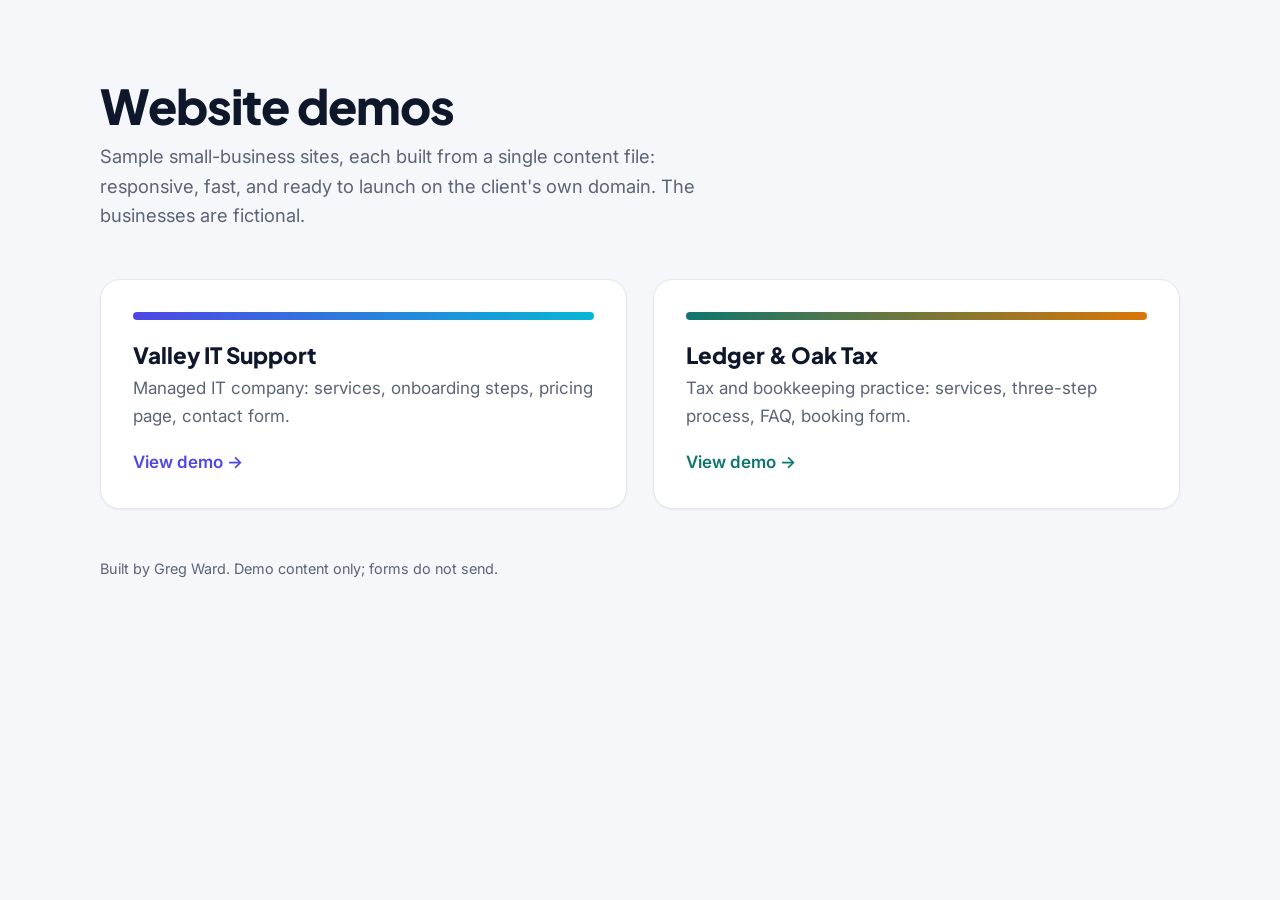
<file: index.html>
<!doctype html>
<html lang="en"><head><meta charset="utf-8"><meta name="viewport" content="width=device-width, initial-scale=1">
<meta name="robots" content="noindex"><title>Website demos</title>
<link rel="preconnect" href="https://fonts.googleapis.com"><link rel="preconnect" href="https://fonts.gstatic.com" crossorigin>
<link rel="stylesheet" href="https://fonts.googleapis.com/css2?family=Inter:wght@400;500;600&family=Plus+Jakarta+Sans:wght@700;800&display=swap">
<style>
:root{--ink:#0f172a;--muted:#5b6475;--line:#e6e8ee}
*{box-sizing:border-box}body{margin:0;font:400 17px/1.6 Inter,system-ui,sans-serif;color:var(--ink);background:#f5f7fb}
.wrap{width:min(1080px,100% - 2.5rem);margin:0 auto;padding:5rem 0}
h1{font:800 clamp(2rem,5vw,3rem)/1.1 "Plus Jakarta Sans",Inter,sans-serif;letter-spacing:-.02em;margin:0 0 .6rem}
p.lead{color:var(--muted);font-size:1.15rem;max-width:620px;margin:0 0 3rem}
.grid{display:grid;grid-template-columns:repeat(auto-fit,minmax(300px,1fr));gap:1.6rem}
a.card{display:block;text-decoration:none;color:inherit;background:#fff;border:1px solid var(--line);border-radius:20px;padding:2rem;
box-shadow:0 1px 2px rgb(15 23 42/.06);transition:transform .25s,box-shadow .25s}
a.card:hover{transform:translateY(-4px);box-shadow:0 20px 40px -14px rgb(15 23 42/.25)}
.swatch{height:8px;border-radius:99px;margin-bottom:1.4rem}
h2{font:800 1.4rem/1.2 "Plus Jakarta Sans",Inter,sans-serif;margin:0 0 .4rem}
.card p{color:var(--muted);margin:0 0 1.2rem}.go{font-weight:600}
footer{color:var(--muted);font-size:.9rem;margin-top:3rem}
</style></head>
<body><div class="wrap">
<h1>Website demos</h1>
<p class="lead">Sample small-business sites, each built from a single content file: responsive, fast, and ready to launch on the client's own domain. The businesses are fictional.</p>
<div class="grid">
<a class="card" href="valley-it/"><div class="swatch" style="background:linear-gradient(90deg,#4f46e5,#06b6d4)"></div><h2>Valley IT Support</h2><p>Managed IT company: services, onboarding steps, pricing page, contact form.</p><span class="go" style="color:#4f46e5">View demo →</span></a>
<a class="card" href="ledger-tax/"><div class="swatch" style="background:linear-gradient(90deg,#0f766e,#d97706)"></div><h2>Ledger &amp; Oak Tax</h2><p>Tax and bookkeeping practice: services, three-step process, FAQ, booking form.</p><span class="go" style="color:#0f766e">View demo →</span></a>
</div>
<footer>Built by Greg Ward. Demo content only; forms do not send.</footer>
</div></body></html>
</file>
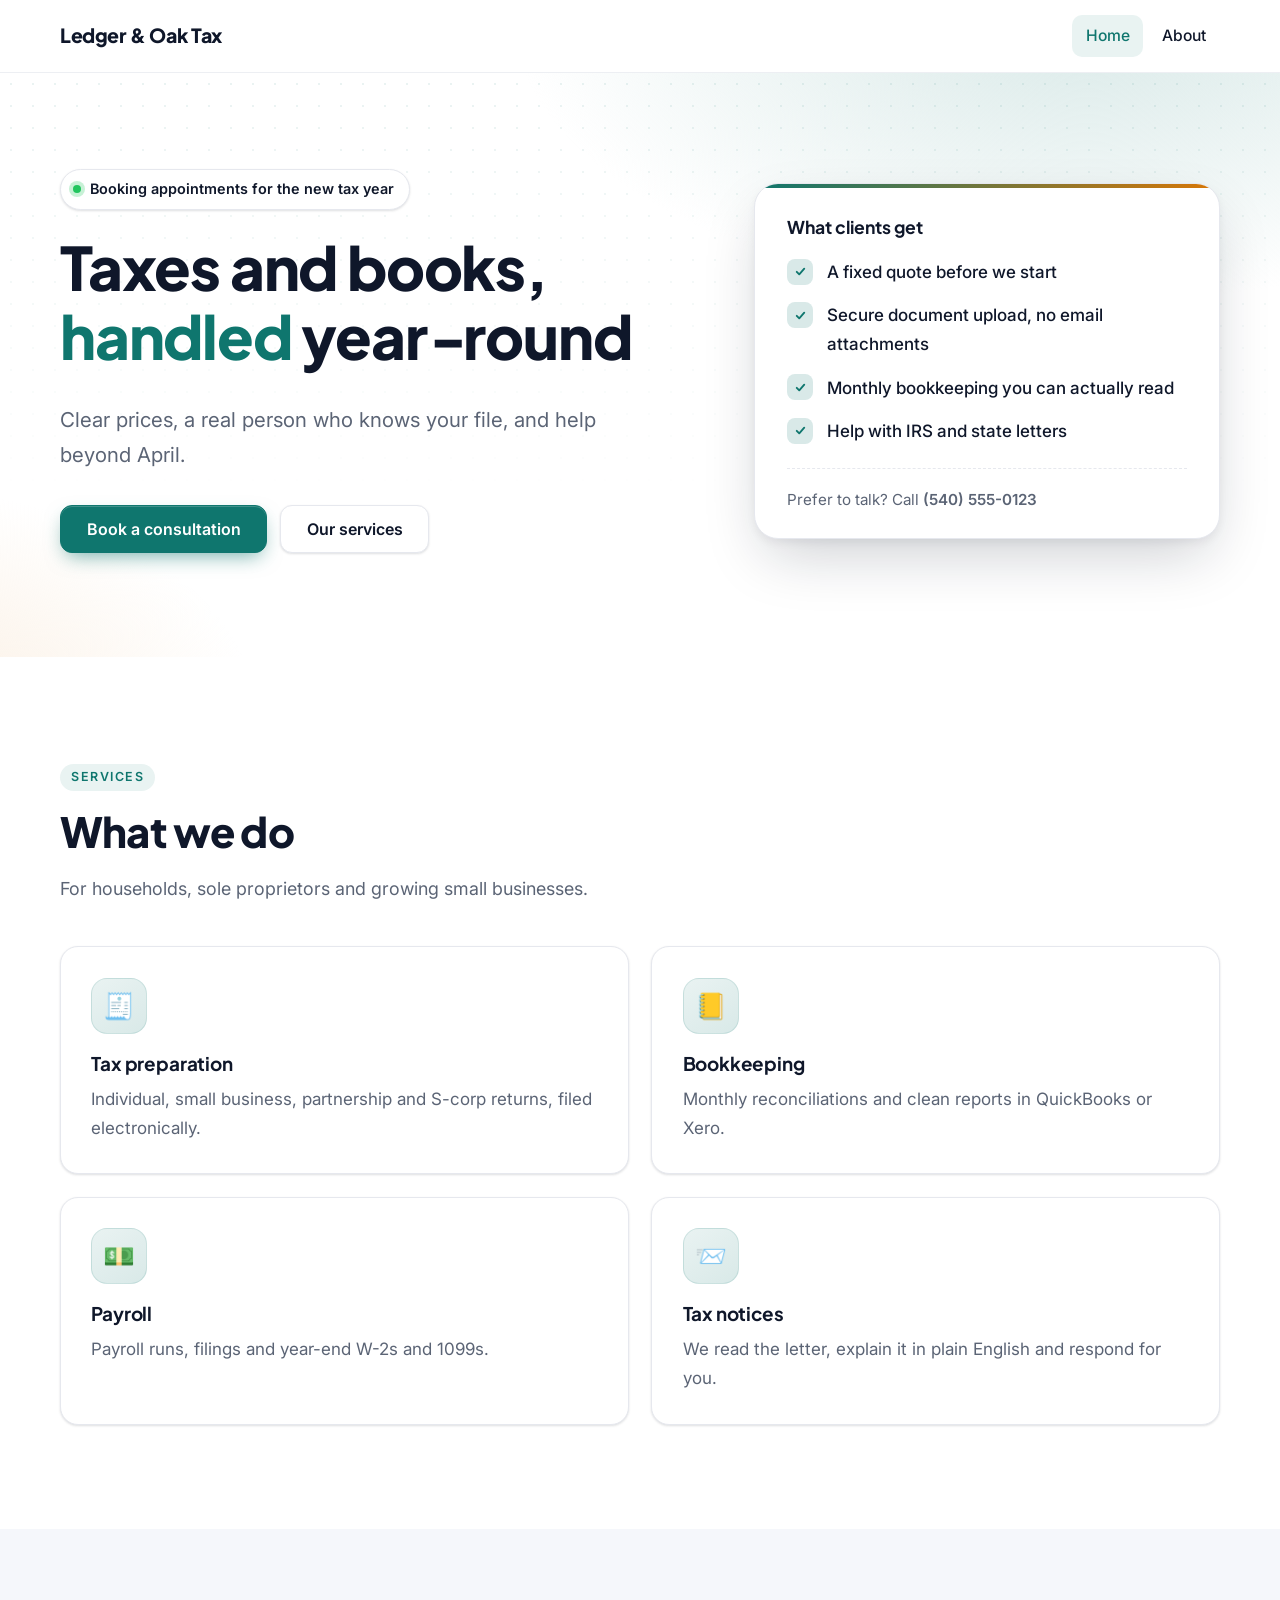
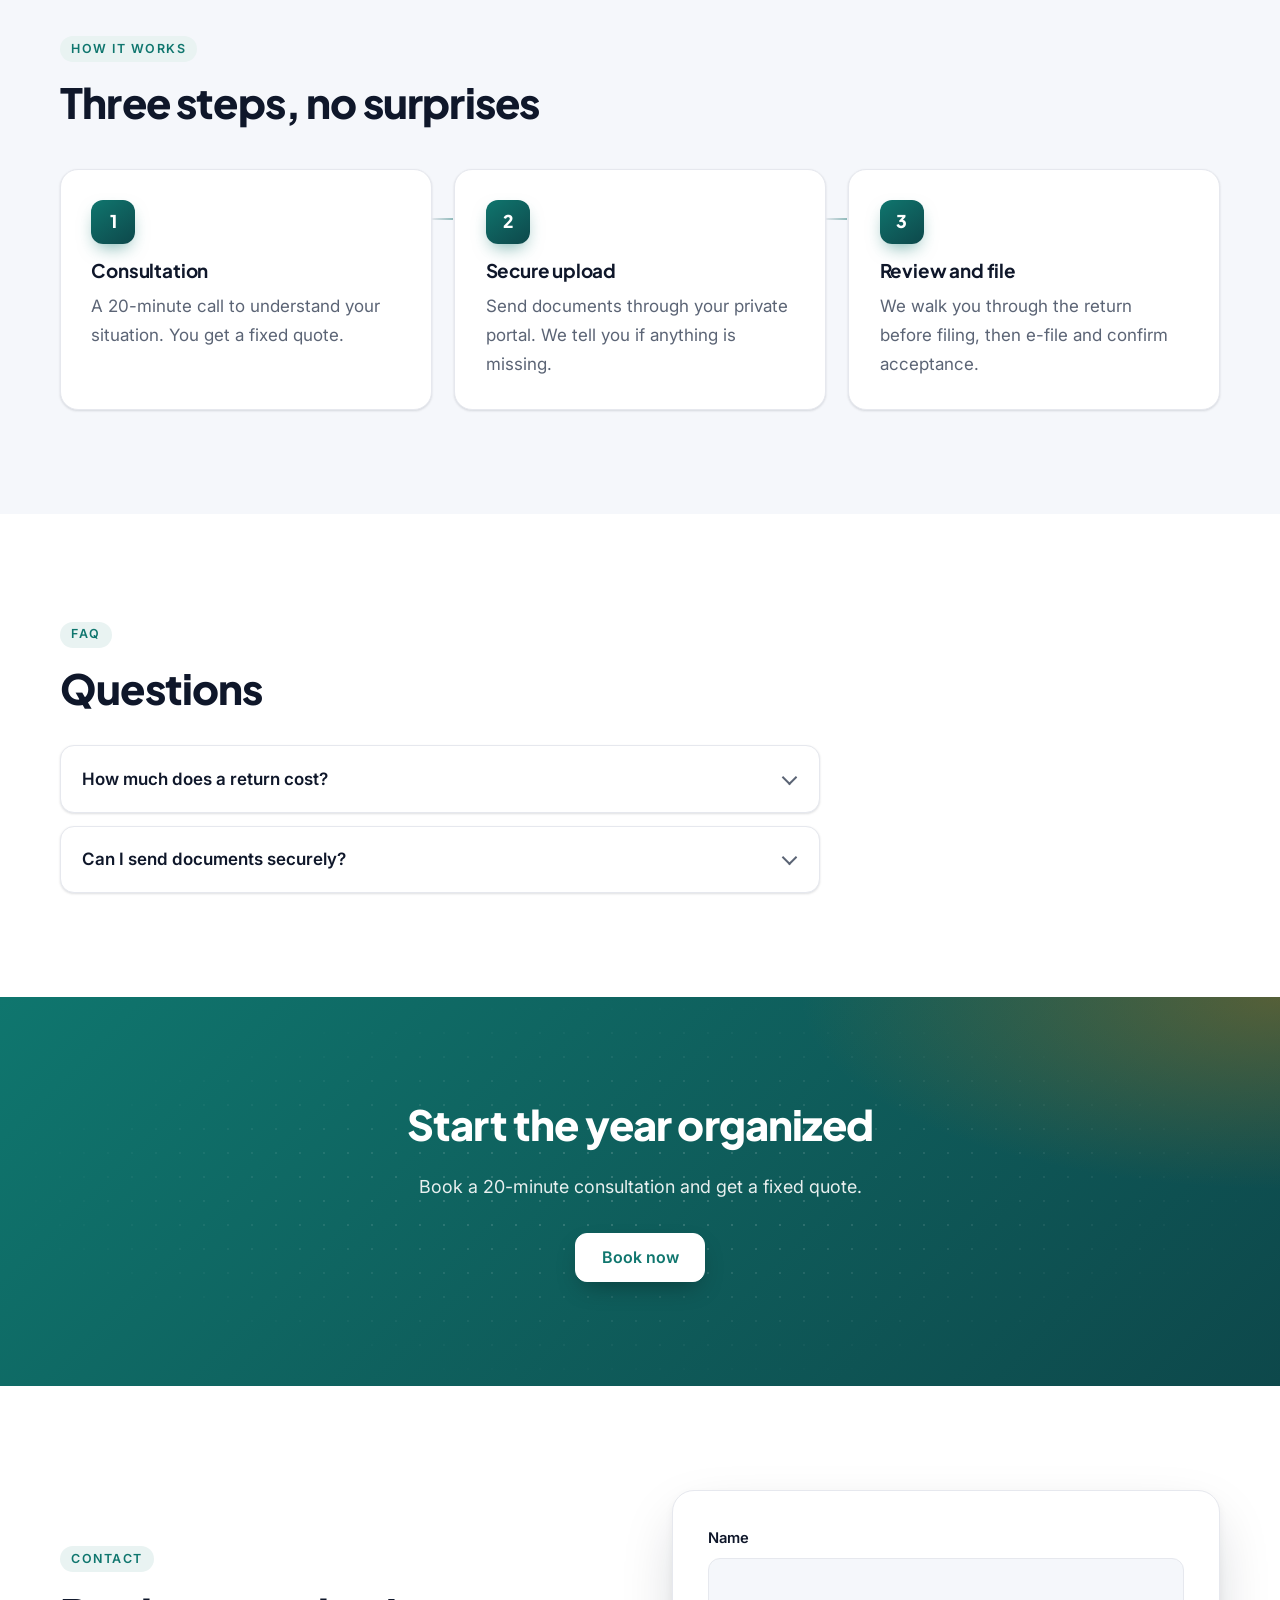
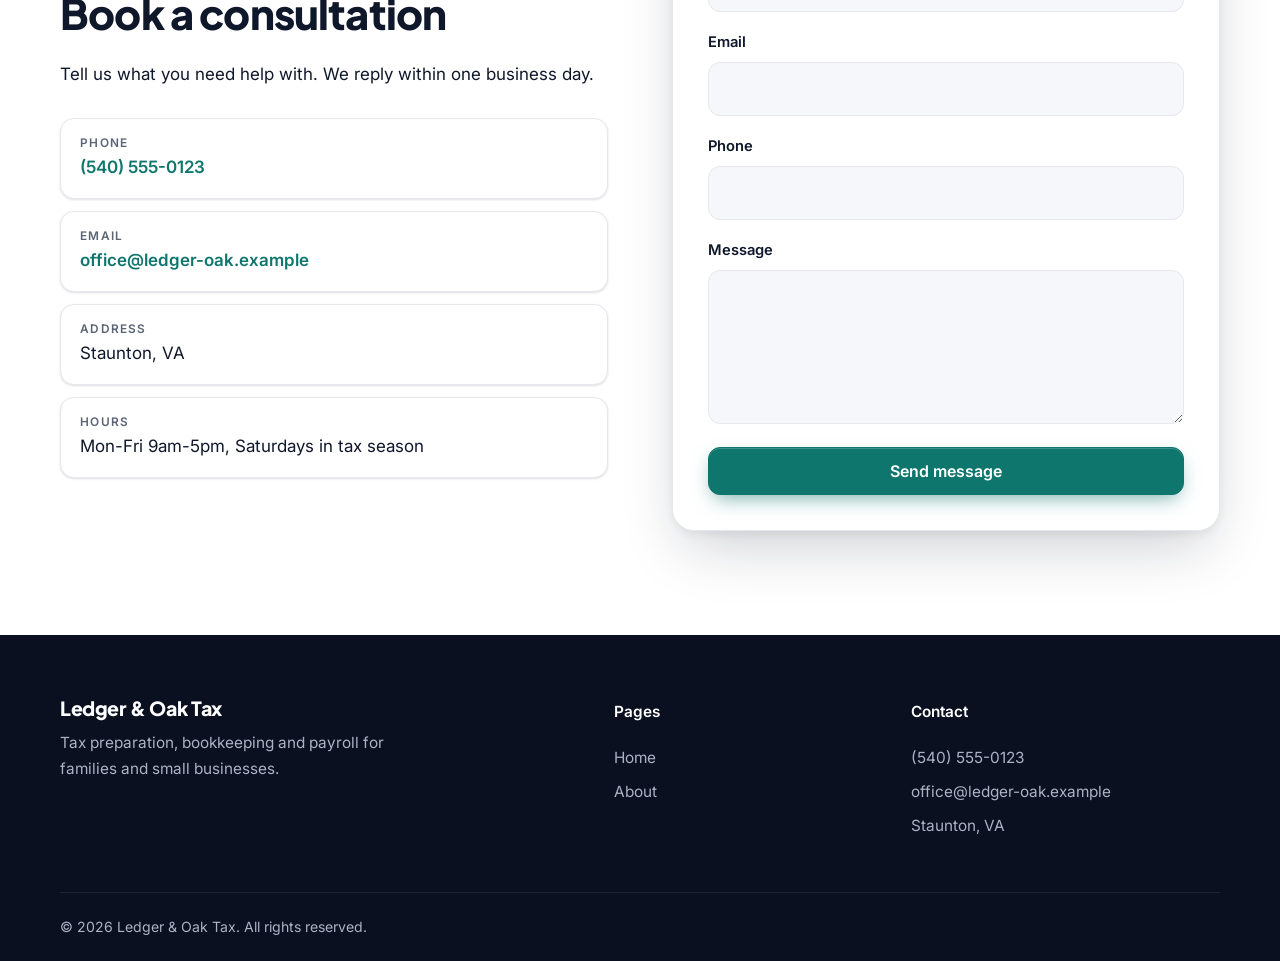
<file: ledger-tax/index.html>
<!doctype html>
<html lang="en">
<head>
<meta charset="utf-8"><meta name="viewport" content="width=device-width, initial-scale=1">
<title>Ledger &amp; Oak Tax | Tax and bookkeeping in Staunton, VA</title>
<meta name="description" content="Year-round tax preparation, bookkeeping and payroll for individuals and small businesses in Staunton and the Shenandoah Valley.">
<meta name="robots" content="noindex">
<link rel="canonical" href="https://codenlighten.github.io/website-demos/ledger-tax/">
<meta property="og:title" content="Ledger &amp; Oak Tax | Tax and bookkeeping in Staunton, VA"><meta property="og:description" content="Year-round tax preparation, bookkeeping and payroll for individuals and small businesses in Staunton and the Shenandoah Valley.">
<meta property="og:url" content="https://codenlighten.github.io/website-demos/ledger-tax/"><meta property="og:type" content="website">

<link rel="icon" href="./favicon.svg">
<link rel="preconnect" href="https://fonts.googleapis.com"><link rel="preconnect" href="https://fonts.gstatic.com" crossorigin>
<link rel="stylesheet" href="https://fonts.googleapis.com/css2?family=Inter:wght@400;500;600&family=Plus+Jakarta+Sans:wght@600;700;800&display=swap">
<link rel="stylesheet" href="./style.css">
<style>:root{--primary:#0f766e;--accent:#d97706}</style>
<script type="application/ld+json">{"@context": "https://schema.org", "@type": "AccountingService", "name": "Ledger & Oak Tax", "url": "https://codenlighten.github.io/website-demos/ledger-tax", "telephone": "(540) 555-0123", "email": "office@ledger-oak.example", "address": "Staunton, VA"}</script>

</head>
<body>
<a class="skip" href="#main">Skip to content</a>
<header class="top"><div class="wrap bar">
  <a class="logo" href="./">Ledger &amp; Oak Tax</a>
  <input type="checkbox" id="menu" class="menu-toggle"><label for="menu" class="menu-btn" aria-label="Menu">&#9776;</label>
  <nav><a href="./" aria-current=page>Home</a><a href="./about/">About</a></nav>
</div></header>
<main id="main">
<section class="hero"><div class="wrap hero-grid">
  <div class="hero-copy"><span class="badge">Booking appointments for the new tax year</span><h1>Taxes and books, <strong>handled</strong> year‑round</h1><p class="lead">Clear prices, a real person who knows your file, and help beyond April.</p>
  <div class="actions"><a class="btn" href="#contact">Book a consultation</a><a class="btn btn-ghost" href="#services">Our services</a></div></div><aside class="hero-panel"><p class="panel-title">What clients get</p><ul class="checks"><li><span>A fixed quote before we start</span></li><li><span>Secure document upload, no email attachments</span></li><li><span>Monthly bookkeeping you can actually read</span></li><li><span>Help with IRS and state letters</span></li></ul><p class="panel-note">Prefer to talk? Call <strong>(540) 555-0123</strong></p></aside>
</div></section>
<section id="services"><div class="wrap"><p class="eyebrow">Services</p><h2>What we do</h2><p class="sub">For households, sole proprietors and growing small businesses.</p><div class="grid cols-2"><div class="card feature"><div class=icon>🧾</div><h3>Tax preparation</h3><p>Individual, small business, partnership and S-corp returns, filed electronically.</p></div><div class="card feature"><div class=icon>📒</div><h3>Bookkeeping</h3><p>Monthly reconciliations and clean reports in QuickBooks or Xero.</p></div><div class="card feature"><div class=icon>💵</div><h3>Payroll</h3><p>Payroll runs, filings and year-end W-2s and 1099s.</p></div><div class="card feature"><div class=icon>📨</div><h3>Tax notices</h3><p>We read the letter, explain it in plain English and respond for you.</p></div></div></div></section>
<section class="alt"><div class="wrap"><p class="eyebrow">How it works</p><h2>Three steps, no surprises</h2><ol class="steps"><li class="step"><span class="num">1</span><div><h3>Consultation</h3><p>A 20-minute call to understand your situation. You get a fixed quote.</p></div></li><li class="step"><span class="num">2</span><div><h3>Secure upload</h3><p>Send documents through your private portal. We tell you if anything is missing.</p></div></li><li class="step"><span class="num">3</span><div><h3>Review and file</h3><p>We walk you through the return before filing, then e-file and confirm acceptance.</p></div></li></ol></div></section>
<section><div class="wrap narrow"><p class="eyebrow">FAQ</p><h2>Questions</h2><div class="faq"><details><summary>How much does a return cost?</summary><p>It depends on the forms involved. We quote a fixed price after a short consultation, before any work.</p></details><details><summary>Can I send documents securely?</summary><p>Yes. Every client gets a private upload portal, so nothing sensitive goes by email.</p></details></div></div></section>
<section class="cta"><div class="wrap narrow center"><h2>Start the year organized</h2>
<p>Book a 20-minute consultation and get a fixed quote.</p><a class="btn btn-light" href="#contact">Book now</a></div></section>
<section id="contact"><div class="wrap split">
<div><p class="eyebrow">Contact</p><h2>Book a consultation</h2><p>Tell us what you need help with. We reply within one business day.</p><ul class="contact-list"><li><span>Phone</span><a href="tel:5405550123">(540) 555-0123</a></li><li><span>Email</span><a href="mailto:office@ledger-oak.example">office@ledger-oak.example</a></li><li><span>Address</span>Staunton, VA</li><li><span>Hours</span>Mon-Fri 9am-5pm, Saturdays in tax season</li></ul></div>
<form class="form" action="#" onsubmit="this.querySelector('.demo-note').hidden=false;return false">
  <label>Name<input name="name" required autocomplete="name"></label>
  <label>Email<input name="email" type="email" required autocomplete="email"></label>
  <label>Phone<input name="phone" type="tel" autocomplete="tel"></label>
  <label>Message<textarea name="message" rows="5" required></textarea></label>
  <label class="hp" aria-hidden="true">Company<input name="company" tabindex="-1" autocomplete="off"></label>
  <button class="btn" type="submit">Send message</button>
  <p class="demo-note" hidden>This is a demo site, so messages are not sent anywhere.</p>
</form></div></section>
</main>
<footer><div class="wrap foot">
  <div><a class="logo logo-foot" href="./">Ledger &amp; Oak Tax</a><p>Tax preparation, bookkeeping and payroll for families and small businesses.</p></div>
  <div><p class="foot-h">Pages</p><a href="./">Home</a><a href="./about/">About</a></div>
  <div><p class="foot-h">Contact</p><a href="tel:5405550123">(540) 555-0123</a><a href="mailto:office@ledger-oak.example">office@ledger-oak.example</a><span>Staunton, VA</span></div>
</div><div class="wrap foot-bottom"><p>&copy; 2026 Ledger &amp; Oak Tax. All rights reserved.</p></div></footer>
</body>
</html>
</file>
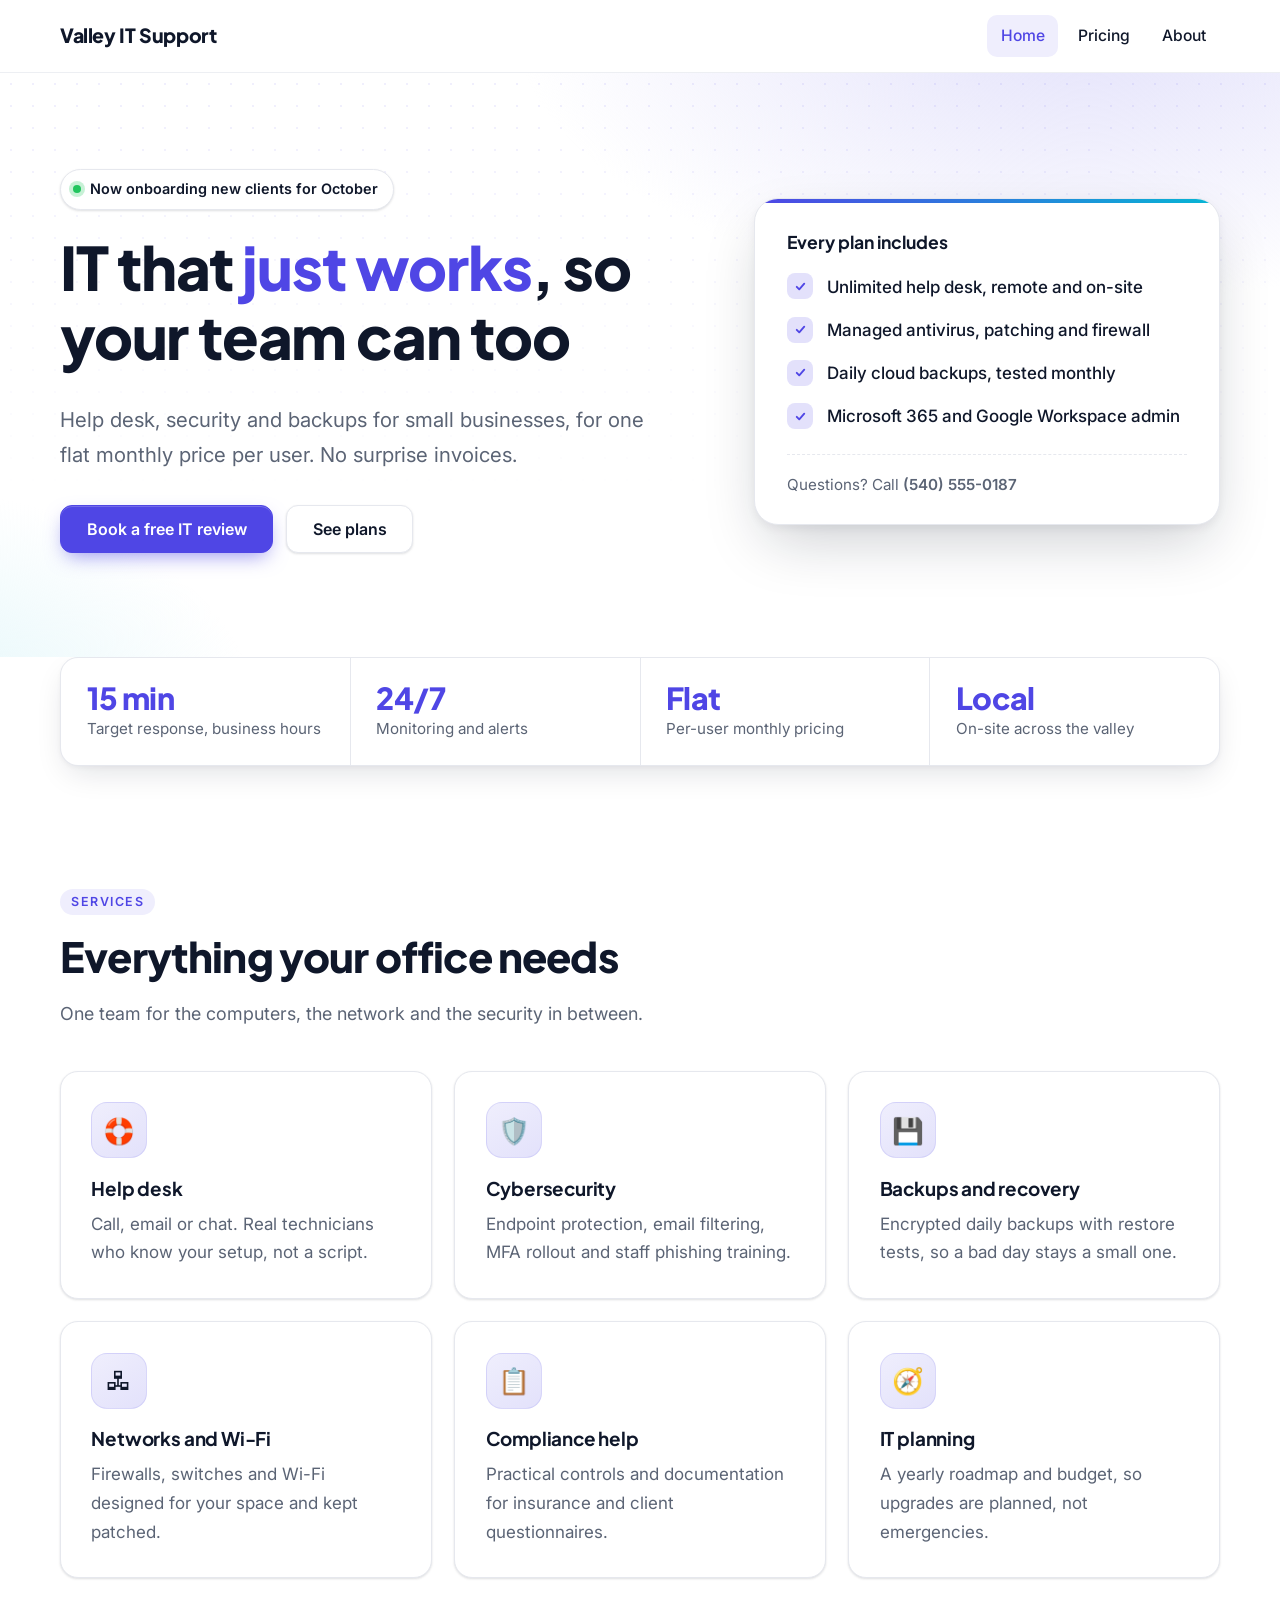
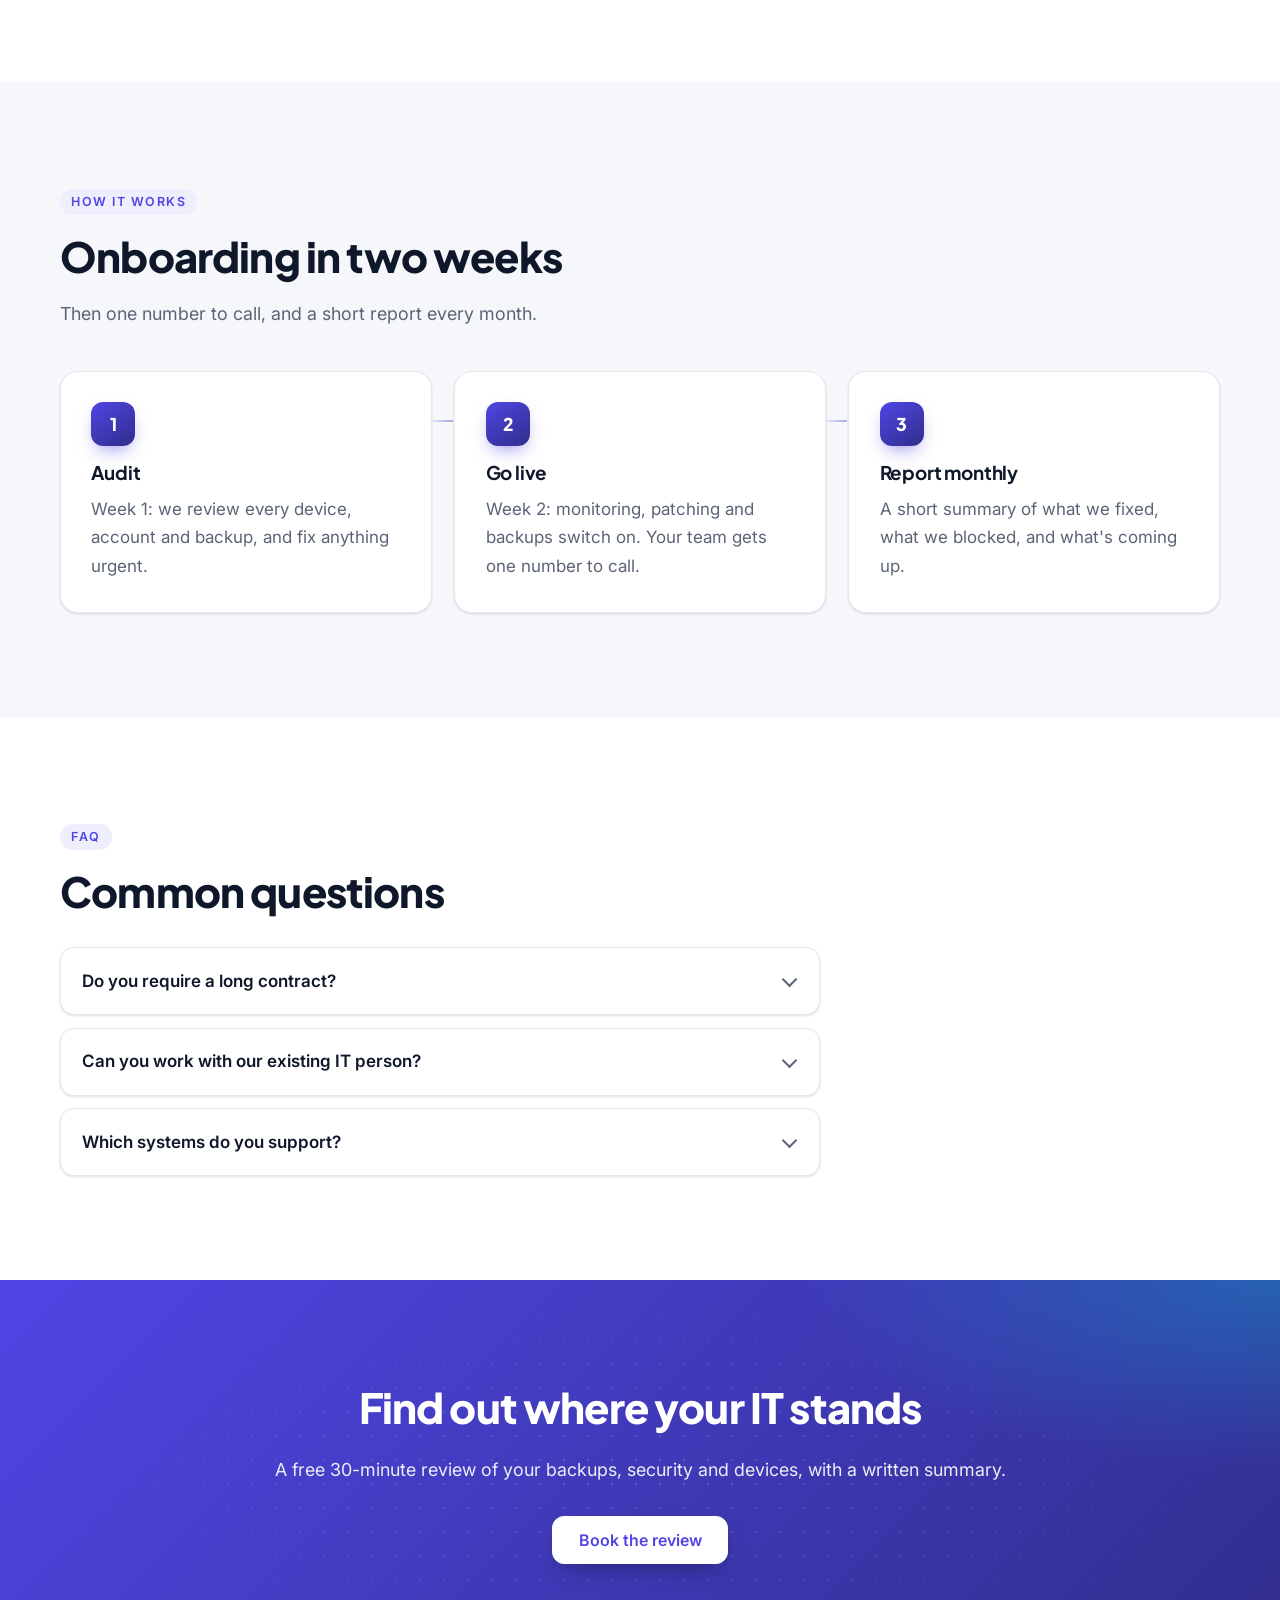
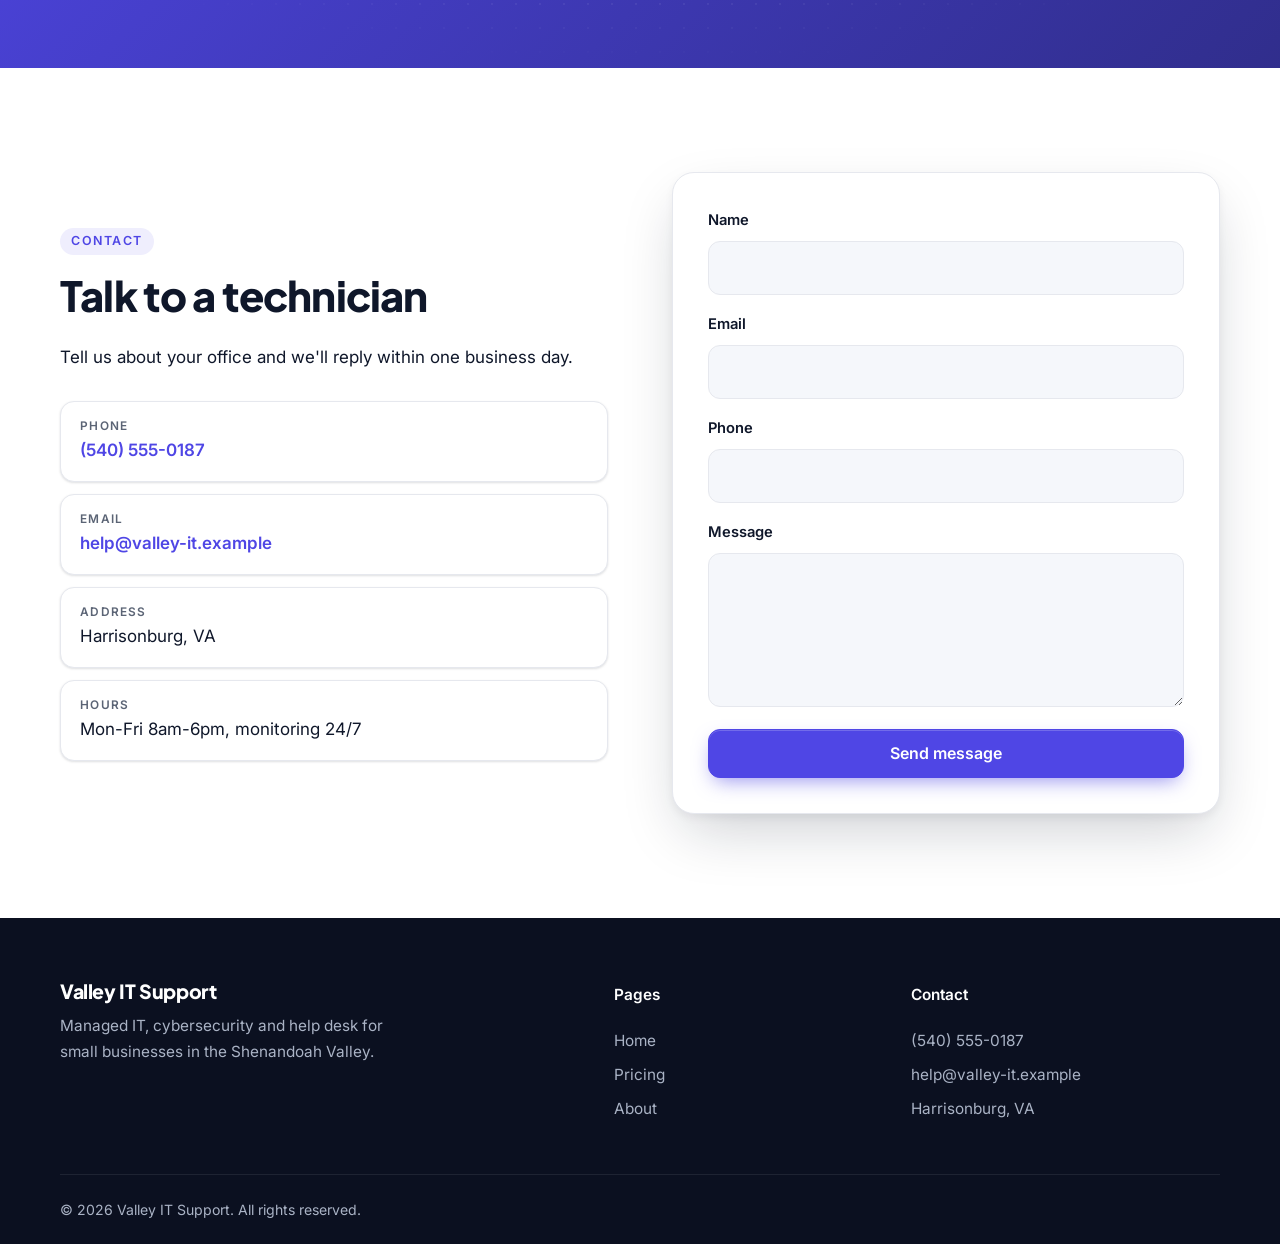
<file: valley-it/index.html>
<!doctype html>
<html lang="en">
<head>
<meta charset="utf-8"><meta name="viewport" content="width=device-width, initial-scale=1">
<title>Valley IT Support | Managed IT for small businesses</title>
<meta name="description" content="Managed IT, cybersecurity and help desk support for small businesses in Harrisonburg and the Shenandoah Valley. Flat monthly pricing.">
<meta name="robots" content="noindex">
<link rel="canonical" href="https://codenlighten.github.io/website-demos/valley-it/">
<meta property="og:title" content="Valley IT Support | Managed IT for small businesses"><meta property="og:description" content="Managed IT, cybersecurity and help desk support for small businesses in Harrisonburg and the Shenandoah Valley. Flat monthly pricing.">
<meta property="og:url" content="https://codenlighten.github.io/website-demos/valley-it/"><meta property="og:type" content="website">

<link rel="icon" href="./favicon.svg">
<link rel="preconnect" href="https://fonts.googleapis.com"><link rel="preconnect" href="https://fonts.gstatic.com" crossorigin>
<link rel="stylesheet" href="https://fonts.googleapis.com/css2?family=Inter:wght@400;500;600&family=Plus+Jakarta+Sans:wght@600;700;800&display=swap">
<link rel="stylesheet" href="./style.css">
<style>:root{--primary:#4f46e5;--accent:#06b6d4}</style>
<script type="application/ld+json">{"@context": "https://schema.org", "@type": "ProfessionalService", "name": "Valley IT Support", "url": "https://codenlighten.github.io/website-demos/valley-it", "telephone": "(540) 555-0187", "email": "help@valley-it.example", "address": "Harrisonburg, VA"}</script>

</head>
<body>
<a class="skip" href="#main">Skip to content</a>
<header class="top"><div class="wrap bar">
  <a class="logo" href="./">Valley IT Support</a>
  <input type="checkbox" id="menu" class="menu-toggle"><label for="menu" class="menu-btn" aria-label="Menu">&#9776;</label>
  <nav><a href="./" aria-current=page>Home</a><a href="./pricing/">Pricing</a><a href="./about/">About</a></nav>
</div></header>
<main id="main">
<section class="hero"><div class="wrap hero-grid">
  <div class="hero-copy"><span class="badge">Now onboarding new clients for October</span><h1>IT that <strong>just works</strong>, so your team can too</h1><p class="lead">Help desk, security and backups for small businesses, for one flat monthly price per user. No surprise invoices.</p>
  <div class="actions"><a class="btn" href="#contact">Book a free IT review</a><a class="btn btn-ghost" href="pricing/">See plans</a></div></div><aside class="hero-panel"><p class="panel-title">Every plan includes</p><ul class="checks"><li><span>Unlimited help desk, remote and on-site</span></li><li><span>Managed antivirus, patching and firewall</span></li><li><span>Daily cloud backups, tested monthly</span></li><li><span>Microsoft 365 and Google Workspace admin</span></li></ul><p class="panel-note">Questions? Call <strong>(540) 555-0187</strong></p></aside>
</div></section>
<section class="stats-band"><div class="wrap stats"><div class="stat"><strong>15 min</strong><span>Target response, business hours</span></div><div class="stat"><strong>24/7</strong><span>Monitoring and alerts</span></div><div class="stat"><strong>Flat</strong><span>Per-user monthly pricing</span></div><div class="stat"><strong>Local</strong><span>On-site across the valley</span></div></div></section>
<section><div class="wrap"><p class="eyebrow">Services</p><h2>Everything your office needs</h2><p class="sub">One team for the computers, the network and the security in between.</p><div class="grid cols-3"><div class="card feature"><div class=icon>🛟</div><h3>Help desk</h3><p>Call, email or chat. Real technicians who know your setup, not a script.</p></div><div class="card feature"><div class=icon>🛡️</div><h3>Cybersecurity</h3><p>Endpoint protection, email filtering, MFA rollout and staff phishing training.</p></div><div class="card feature"><div class=icon>💾</div><h3>Backups and recovery</h3><p>Encrypted daily backups with restore tests, so a bad day stays a small one.</p></div><div class="card feature"><div class=icon>🖧</div><h3>Networks and Wi-Fi</h3><p>Firewalls, switches and Wi-Fi designed for your space and kept patched.</p></div><div class="card feature"><div class=icon>📋</div><h3>Compliance help</h3><p>Practical controls and documentation for insurance and client questionnaires.</p></div><div class="card feature"><div class=icon>🧭</div><h3>IT planning</h3><p>A yearly roadmap and budget, so upgrades are planned, not emergencies.</p></div></div></div></section>
<section class="alt"><div class="wrap"><p class="eyebrow">How it works</p><h2>Onboarding in two weeks</h2><p class="sub">Then one number to call, and a short report every month.</p><ol class="steps"><li class="step"><span class="num">1</span><div><h3>Audit</h3><p>Week 1: we review every device, account and backup, and fix anything urgent.</p></div></li><li class="step"><span class="num">2</span><div><h3>Go live</h3><p>Week 2: monitoring, patching and backups switch on. Your team gets one number to call.</p></div></li><li class="step"><span class="num">3</span><div><h3>Report monthly</h3><p>A short summary of what we fixed, what we blocked, and what&#x27;s coming up.</p></div></li></ol></div></section>
<section><div class="wrap narrow"><p class="eyebrow">FAQ</p><h2>Common questions</h2><div class="faq"><details><summary>Do you require a long contract?</summary><p>No. Plans are month to month after onboarding.</p></details><details><summary>Can you work with our existing IT person?</summary><p>Yes. Many clients use us to back up an in-house person on security, backups and after-hours cover.</p></details><details><summary>Which systems do you support?</summary><p>Windows, macOS, Microsoft 365, Google Workspace, common line-of-business apps, printers and networks.</p></details></div></div></section>
<section class="cta"><div class="wrap narrow center"><h2>Find out where your IT stands</h2>
<p>A free 30-minute review of your backups, security and devices, with a written summary.</p><a class="btn btn-light" href="#contact">Book the review</a></div></section>
<section id="contact"><div class="wrap split">
<div><p class="eyebrow">Contact</p><h2>Talk to a technician</h2><p>Tell us about your office and we&#x27;ll reply within one business day.</p><ul class="contact-list"><li><span>Phone</span><a href="tel:5405550187">(540) 555-0187</a></li><li><span>Email</span><a href="mailto:help@valley-it.example">help@valley-it.example</a></li><li><span>Address</span>Harrisonburg, VA</li><li><span>Hours</span>Mon-Fri 8am-6pm, monitoring 24/7</li></ul></div>
<form class="form" action="#" onsubmit="this.querySelector('.demo-note').hidden=false;return false">
  <label>Name<input name="name" required autocomplete="name"></label>
  <label>Email<input name="email" type="email" required autocomplete="email"></label>
  <label>Phone<input name="phone" type="tel" autocomplete="tel"></label>
  <label>Message<textarea name="message" rows="5" required></textarea></label>
  <label class="hp" aria-hidden="true">Company<input name="company" tabindex="-1" autocomplete="off"></label>
  <button class="btn" type="submit">Send message</button>
  <p class="demo-note" hidden>This is a demo site, so messages are not sent anywhere.</p>
</form></div></section>
</main>
<footer><div class="wrap foot">
  <div><a class="logo logo-foot" href="./">Valley IT Support</a><p>Managed IT, cybersecurity and help desk for small businesses in the Shenandoah Valley.</p></div>
  <div><p class="foot-h">Pages</p><a href="./">Home</a><a href="./pricing/">Pricing</a><a href="./about/">About</a></div>
  <div><p class="foot-h">Contact</p><a href="tel:5405550187">(540) 555-0187</a><a href="mailto:help@valley-it.example">help@valley-it.example</a><span>Harrisonburg, VA</span></div>
</div><div class="wrap foot-bottom"><p>&copy; 2026 Valley IT Support. All rights reserved.</p></div></footer>
</body>
</html>
</file>
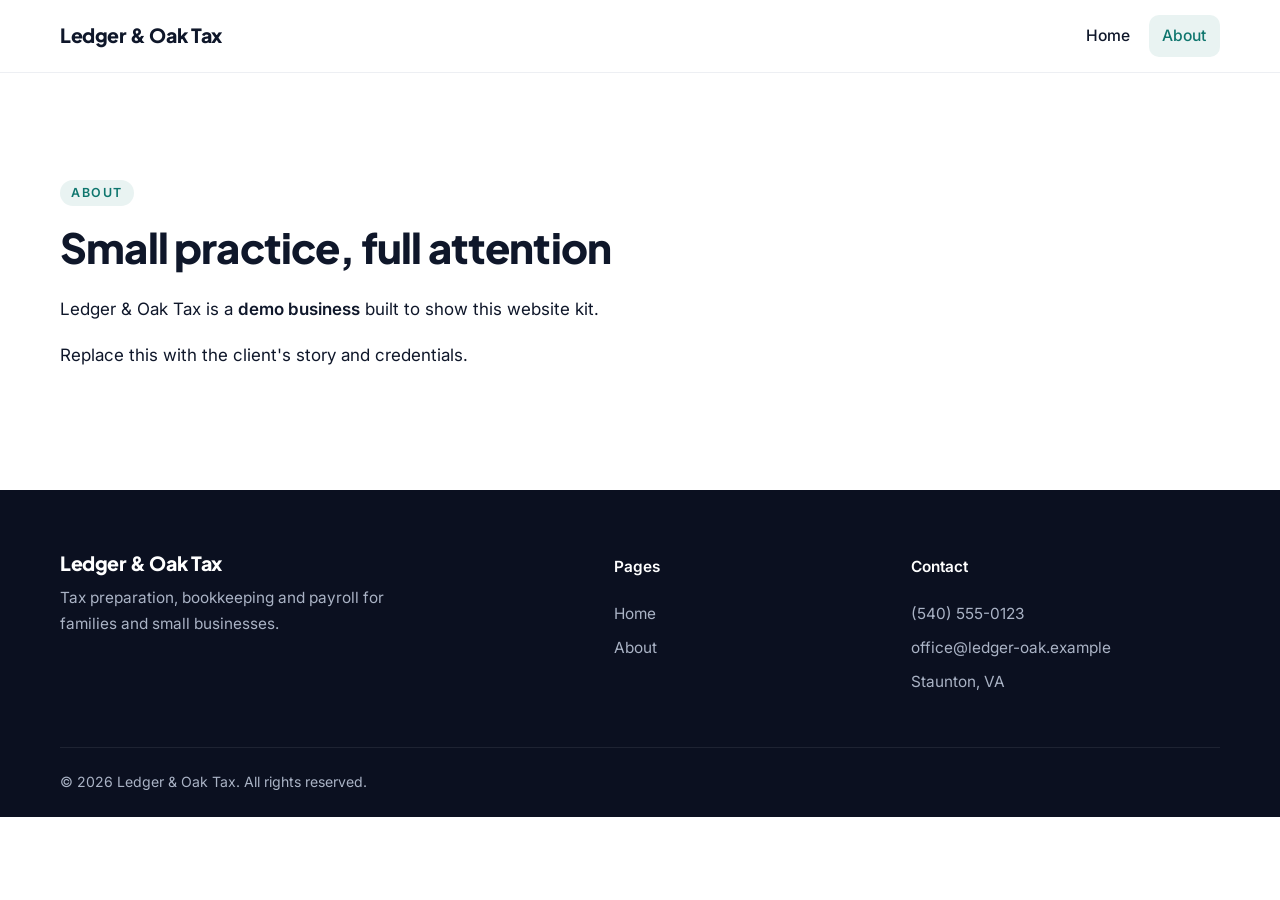
<file: ledger-tax/about/index.html>
<!doctype html>
<html lang="en">
<head>
<meta charset="utf-8"><meta name="viewport" content="width=device-width, initial-scale=1">
<title>About us | Ledger &amp; Oak Tax</title>
<meta name="description" content="A local tax and bookkeeping practice in Staunton, VA.">
<meta name="robots" content="noindex">
<link rel="canonical" href="https://codenlighten.github.io/website-demos/ledger-tax/about/">
<meta property="og:title" content="About us | Ledger &amp; Oak Tax"><meta property="og:description" content="A local tax and bookkeeping practice in Staunton, VA.">
<meta property="og:url" content="https://codenlighten.github.io/website-demos/ledger-tax/about/"><meta property="og:type" content="website">

<link rel="icon" href="../favicon.svg">
<link rel="preconnect" href="https://fonts.googleapis.com"><link rel="preconnect" href="https://fonts.gstatic.com" crossorigin>
<link rel="stylesheet" href="https://fonts.googleapis.com/css2?family=Inter:wght@400;500;600&family=Plus+Jakarta+Sans:wght@600;700;800&display=swap">
<link rel="stylesheet" href="../style.css">
<style>:root{--primary:#0f766e;--accent:#d97706}</style>


</head>
<body>
<a class="skip" href="#main">Skip to content</a>
<header class="top"><div class="wrap bar">
  <a class="logo" href="../">Ledger &amp; Oak Tax</a>
  <input type="checkbox" id="menu" class="menu-toggle"><label for="menu" class="menu-btn" aria-label="Menu">&#9776;</label>
  <nav><a href="../">Home</a><a href="../about/" aria-current=page>About</a></nav>
</div></header>
<main id="main">
<section><div class="wrap narrow"><div><p class="eyebrow">About</p><h2>Small practice, full attention</h2><p>Ledger &amp; Oak Tax is a <strong>demo business</strong> built to show this website kit.</p>
<p>Replace this with the client&#x27;s story and credentials.</p></div></div></section>
</main>
<footer><div class="wrap foot">
  <div><a class="logo logo-foot" href="../">Ledger &amp; Oak Tax</a><p>Tax preparation, bookkeeping and payroll for families and small businesses.</p></div>
  <div><p class="foot-h">Pages</p><a href="../">Home</a><a href="../about/">About</a></div>
  <div><p class="foot-h">Contact</p><a href="tel:5405550123">(540) 555-0123</a><a href="mailto:office@ledger-oak.example">office@ledger-oak.example</a><span>Staunton, VA</span></div>
</div><div class="wrap foot-bottom"><p>&copy; 2026 Ledger &amp; Oak Tax. All rights reserved.</p></div></footer>
</body>
</html>
</file>
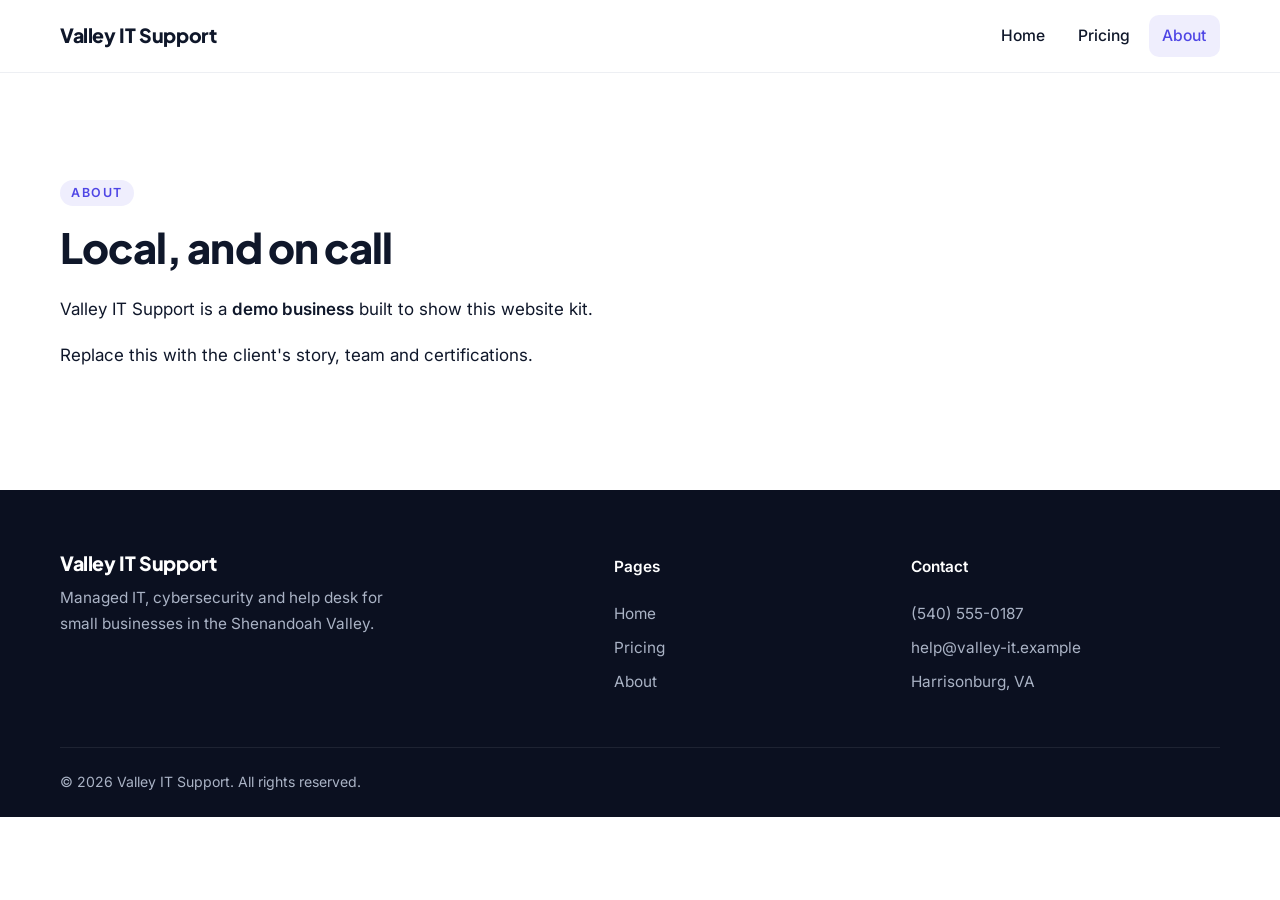
<file: valley-it/about/index.html>
<!doctype html>
<html lang="en">
<head>
<meta charset="utf-8"><meta name="viewport" content="width=device-width, initial-scale=1">
<title>About us | Valley IT Support</title>
<meta name="description" content="A local managed IT provider in Harrisonburg, VA.">
<meta name="robots" content="noindex">
<link rel="canonical" href="https://codenlighten.github.io/website-demos/valley-it/about/">
<meta property="og:title" content="About us | Valley IT Support"><meta property="og:description" content="A local managed IT provider in Harrisonburg, VA.">
<meta property="og:url" content="https://codenlighten.github.io/website-demos/valley-it/about/"><meta property="og:type" content="website">

<link rel="icon" href="../favicon.svg">
<link rel="preconnect" href="https://fonts.googleapis.com"><link rel="preconnect" href="https://fonts.gstatic.com" crossorigin>
<link rel="stylesheet" href="https://fonts.googleapis.com/css2?family=Inter:wght@400;500;600&family=Plus+Jakarta+Sans:wght@600;700;800&display=swap">
<link rel="stylesheet" href="../style.css">
<style>:root{--primary:#4f46e5;--accent:#06b6d4}</style>


</head>
<body>
<a class="skip" href="#main">Skip to content</a>
<header class="top"><div class="wrap bar">
  <a class="logo" href="../">Valley IT Support</a>
  <input type="checkbox" id="menu" class="menu-toggle"><label for="menu" class="menu-btn" aria-label="Menu">&#9776;</label>
  <nav><a href="../">Home</a><a href="../pricing/">Pricing</a><a href="../about/" aria-current=page>About</a></nav>
</div></header>
<main id="main">
<section><div class="wrap narrow"><div><p class="eyebrow">About</p><h2>Local, and on call</h2><p>Valley IT Support is a <strong>demo business</strong> built to show this website kit.</p>
<p>Replace this with the client&#x27;s story, team and certifications.</p></div></div></section>
</main>
<footer><div class="wrap foot">
  <div><a class="logo logo-foot" href="../">Valley IT Support</a><p>Managed IT, cybersecurity and help desk for small businesses in the Shenandoah Valley.</p></div>
  <div><p class="foot-h">Pages</p><a href="../">Home</a><a href="../pricing/">Pricing</a><a href="../about/">About</a></div>
  <div><p class="foot-h">Contact</p><a href="tel:5405550187">(540) 555-0187</a><a href="mailto:help@valley-it.example">help@valley-it.example</a><span>Harrisonburg, VA</span></div>
</div><div class="wrap foot-bottom"><p>&copy; 2026 Valley IT Support. All rights reserved.</p></div></footer>
</body>
</html>
</file>
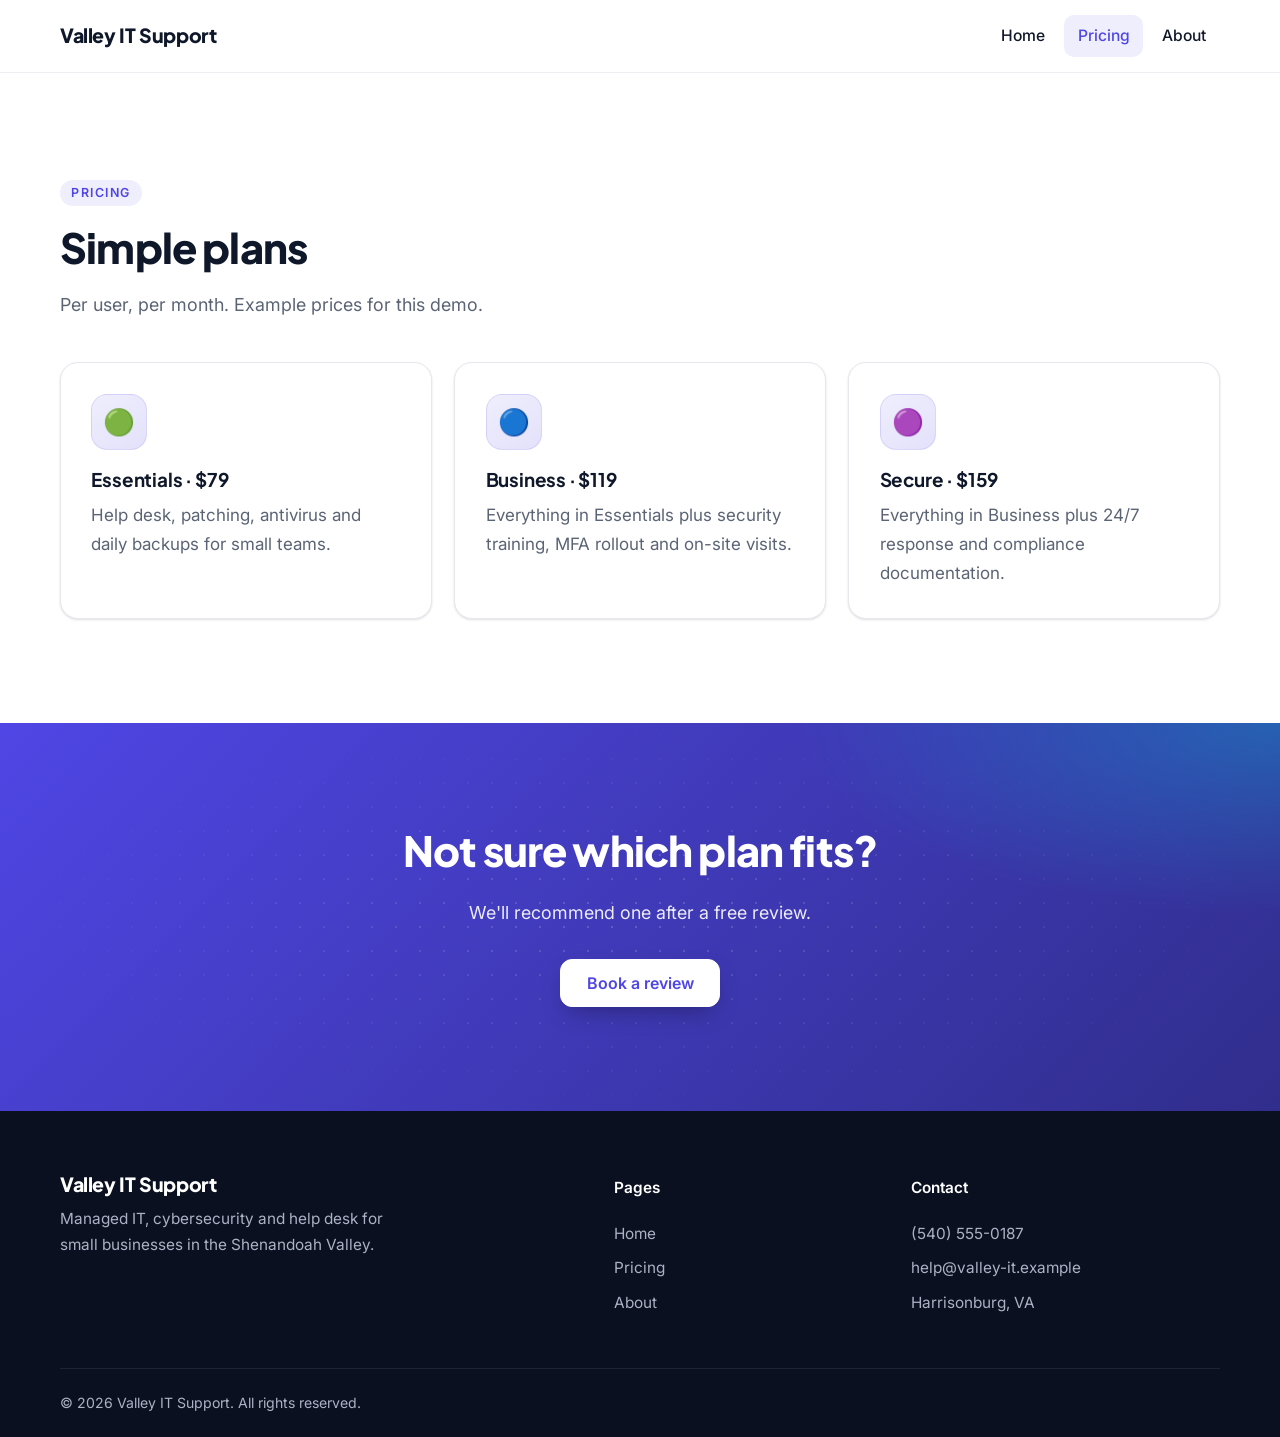
<file: valley-it/pricing/index.html>
<!doctype html>
<html lang="en">
<head>
<meta charset="utf-8"><meta name="viewport" content="width=device-width, initial-scale=1">
<title>Plans and pricing | Valley IT Support</title>
<meta name="description" content="Flat per-user monthly IT plans for small businesses.">
<meta name="robots" content="noindex">
<link rel="canonical" href="https://codenlighten.github.io/website-demos/valley-it/pricing/">
<meta property="og:title" content="Plans and pricing | Valley IT Support"><meta property="og:description" content="Flat per-user monthly IT plans for small businesses.">
<meta property="og:url" content="https://codenlighten.github.io/website-demos/valley-it/pricing/"><meta property="og:type" content="website">

<link rel="icon" href="../favicon.svg">
<link rel="preconnect" href="https://fonts.googleapis.com"><link rel="preconnect" href="https://fonts.gstatic.com" crossorigin>
<link rel="stylesheet" href="https://fonts.googleapis.com/css2?family=Inter:wght@400;500;600&family=Plus+Jakarta+Sans:wght@600;700;800&display=swap">
<link rel="stylesheet" href="../style.css">
<style>:root{--primary:#4f46e5;--accent:#06b6d4}</style>


</head>
<body>
<a class="skip" href="#main">Skip to content</a>
<header class="top"><div class="wrap bar">
  <a class="logo" href="../">Valley IT Support</a>
  <input type="checkbox" id="menu" class="menu-toggle"><label for="menu" class="menu-btn" aria-label="Menu">&#9776;</label>
  <nav><a href="../">Home</a><a href="../pricing/" aria-current=page>Pricing</a><a href="../about/">About</a></nav>
</div></header>
<main id="main">
<section><div class="wrap"><p class="eyebrow">Pricing</p><h2>Simple plans</h2><p class="sub">Per user, per month. Example prices for this demo.</p><div class="grid cols-3"><div class="card feature"><div class=icon>🟢</div><h3>Essentials · $79</h3><p>Help desk, patching, antivirus and daily backups for small teams.</p></div><div class="card feature"><div class=icon>🔵</div><h3>Business · $119</h3><p>Everything in Essentials plus security training, MFA rollout and on-site visits.</p></div><div class="card feature"><div class=icon>🟣</div><h3>Secure · $159</h3><p>Everything in Business plus 24/7 response and compliance documentation.</p></div></div></div></section>
<section class="cta"><div class="wrap narrow center"><h2>Not sure which plan fits?</h2>
<p>We&#x27;ll recommend one after a free review.</p><a class="btn btn-light" href="../#contact">Book a review</a></div></section>
</main>
<footer><div class="wrap foot">
  <div><a class="logo logo-foot" href="../">Valley IT Support</a><p>Managed IT, cybersecurity and help desk for small businesses in the Shenandoah Valley.</p></div>
  <div><p class="foot-h">Pages</p><a href="../">Home</a><a href="../pricing/">Pricing</a><a href="../about/">About</a></div>
  <div><p class="foot-h">Contact</p><a href="tel:5405550187">(540) 555-0187</a><a href="mailto:help@valley-it.example">help@valley-it.example</a><span>Harrisonburg, VA</span></div>
</div><div class="wrap foot-bottom"><p>&copy; 2026 Valley IT Support. All rights reserved.</p></div></footer>
</body>
</html>
</file>
<file: ledger-tax/style.css>
/* Website starter kit. Brand colours come from site.json ("brand") as CSS variables. */
:root {
  --primary: #1f6feb; --accent: #f59e0b; --ink: #0f172a; --bg: #ffffff;
  --muted: #5b6475; --line: #e6e8ee; --alt: #f5f7fb; --radius: 18px;
  --tint: color-mix(in srgb, var(--primary) 9%, var(--bg));
  --tint-2: color-mix(in srgb, var(--primary) 16%, var(--bg));
  --deep: color-mix(in srgb, var(--primary) 55%, #0b1020);
  --shadow-sm: 0 1px 2px rgb(15 23 42 / .06), 0 1px 3px rgb(15 23 42 / .08);
  --shadow: 0 2px 4px rgb(15 23 42 / .04), 0 12px 32px -8px rgb(15 23 42 / .14);
  --shadow-lg: 0 4px 8px rgb(15 23 42 / .05), 0 24px 60px -12px rgb(15 23 42 / .22);
  --body: "Inter", system-ui, -apple-system, "Segoe UI", Roboto, sans-serif;
  --display: "Plus Jakarta Sans", "Inter", system-ui, sans-serif;
  --ease: cubic-bezier(.2, .7, .2, 1);
  --check: url("data:image/svg+xml,%3Csvg xmlns='http://www.w3.org/2000/svg' viewBox='0 0 24 24' fill='none' stroke='%23000' stroke-width='3' stroke-linecap='round' stroke-linejoin='round'%3E%3Cpath d='M6 12.5l4 4 8-9'/%3E%3C/svg%3E");
}
* { box-sizing: border-box; }
html { scroll-behavior: smooth; -webkit-text-size-adjust: 100%; }
body { margin: 0; font: 400 17px/1.7 var(--body); color: var(--ink); background: var(--bg);
       -webkit-font-smoothing: antialiased; text-rendering: optimizeLegibility; }
img { max-width: 100%; height: auto; display: block; border-radius: var(--radius); }
a { color: var(--primary); text-underline-offset: 3px; }
h1, h2, h3 { font-family: var(--display); line-height: 1.15; margin: 0 0 .55em; letter-spacing: -.02em; }
h1 { font-size: clamp(2.3rem, 5.4vw, 3.75rem); font-weight: 800; }
h2 { font-size: clamp(1.75rem, 3.6vw, 2.6rem); font-weight: 800; }
h3 { font-size: 1.18rem; font-weight: 700; letter-spacing: -.01em; }
p { margin: 0 0 1em; }
strong { font-weight: 600; }
h1 strong, h2 strong { font-weight: inherit; color: var(--primary); }
::selection { background: var(--tint-2); }
:focus-visible { outline: 3px solid color-mix(in srgb, var(--primary) 55%, transparent); outline-offset: 3px; border-radius: 6px; }

.wrap { width: min(1160px, 100% - 2.5rem); margin-inline: auto; }
.narrow > * { max-width: 760px; }
.center { text-align: center; }
.center > * { margin-inline: auto; }
section { padding: clamp(3.5rem, 9vw, 6.5rem) 0; scroll-margin-top: 76px; }
section.alt { background: var(--alt); }
.eyebrow { display: inline-block; font: 600 .78rem/1 var(--body); letter-spacing: .12em; text-transform: uppercase;
           color: var(--primary); background: var(--tint); padding: .55em .9em; border-radius: 999px; margin-bottom: 1.1rem; }
.sub { color: var(--muted); font-size: 1.12rem; max-width: 640px; margin-top: -.25em; }
.skip { position: absolute; left: -999px; }
.skip:focus { left: 1rem; top: 1rem; background: var(--bg); padding: .6rem 1rem; z-index: 20; border-radius: 8px; box-shadow: var(--shadow); }

/* ---------- header ---------- */
.top { position: sticky; top: 0; z-index: 10; background: color-mix(in srgb, var(--bg) 82%, transparent);
       backdrop-filter: saturate(1.6) blur(14px); -webkit-backdrop-filter: saturate(1.6) blur(14px);
       border-bottom: 1px solid color-mix(in srgb, var(--line) 70%, transparent); }
.bar { display: flex; align-items: center; justify-content: space-between; min-height: 72px; gap: 1rem; }
.logo { font: 800 1.22rem/1 var(--display); color: var(--ink); text-decoration: none; letter-spacing: -.02em; }
nav { display: flex; gap: .35rem; align-items: center; }
nav a { color: var(--ink); text-decoration: none; font-weight: 500; font-size: .98rem; padding: .5rem .85rem; border-radius: 10px;
        transition: background .2s var(--ease), color .2s var(--ease); }
nav a:hover { background: var(--tint); color: var(--primary); }
nav a[aria-current="page"] { color: var(--primary); background: var(--tint); }
.menu-toggle, .menu-btn { display: none; }
@media (max-width: 760px) {
  .menu-btn { display: grid; place-items: center; width: 44px; height: 44px; border-radius: 12px; font-size: 1.35rem;
              cursor: pointer; border: 1px solid var(--line); background: var(--bg); }
  nav { display: none; position: absolute; top: 72px; left: 0; right: 0; flex-direction: column; align-items: stretch; gap: .2rem;
        padding: .75rem 1rem 1.1rem; background: var(--bg); border-bottom: 1px solid var(--line); box-shadow: var(--shadow); }
  nav a { padding: .85rem 1rem; }
  .menu-toggle:checked ~ nav { display: flex; }
}

/* ---------- buttons ---------- */
.btn { display: inline-flex; align-items: center; gap: .5rem; background: var(--primary); color: #fff; padding: .95rem 1.6rem;
       border-radius: 12px; font: 600 1rem/1 var(--body); text-decoration: none; border: 1.5px solid var(--primary); cursor: pointer;
       box-shadow: 0 1px 0 rgb(255 255 255 / .2) inset, 0 8px 20px -6px color-mix(in srgb, var(--primary) 60%, transparent);
       transition: transform .2s var(--ease), box-shadow .2s var(--ease), background .2s var(--ease); }
.btn:hover { transform: translateY(-2px); box-shadow: 0 1px 0 rgb(255 255 255 / .2) inset, 0 14px 28px -8px color-mix(in srgb, var(--primary) 70%, transparent); }
.btn:active { transform: translateY(0); }
.btn-ghost { background: var(--bg); color: var(--ink); border-color: var(--line); box-shadow: var(--shadow-sm); }
.btn-ghost:hover { border-color: color-mix(in srgb, var(--primary) 40%, var(--line)); color: var(--primary); box-shadow: var(--shadow); }
.btn-light { background: #fff; color: var(--primary); border-color: #fff; box-shadow: 0 10px 24px -8px rgb(0 0 0 / .35); }
.actions { display: flex; gap: .8rem; flex-wrap: wrap; margin-top: 2rem; }

/* ---------- hero ---------- */
.hero { position: relative; overflow: hidden; padding-top: clamp(3.5rem, 8vw, 6rem);
        background:
          radial-gradient(60rem 30rem at 85% -10%, var(--tint-2), transparent 60%),
          radial-gradient(40rem 24rem at -10% 110%, color-mix(in srgb, var(--accent) 12%, var(--bg)), transparent 60%),
          var(--bg); }
.hero::after { content: ""; position: absolute; inset: 0; pointer-events: none; opacity: .5;
               background-image: radial-gradient(color-mix(in srgb, var(--primary) 18%, transparent) 1px, transparent 1px);
               background-size: 22px 22px; -webkit-mask-image: linear-gradient(to bottom, #000, transparent 75%); mask-image: linear-gradient(to bottom, #000, transparent 75%); }
.hero-grid { position: relative; z-index: 1; display: grid; grid-template-columns: 1.15fr .85fr; gap: clamp(2rem, 5vw, 4.5rem); align-items: center; }
.hero-grid.solo { grid-template-columns: 1fr; }
.hero-grid.solo .hero-copy { max-width: 780px; }
.badge { display: inline-flex; align-items: center; gap: .55rem; font-weight: 600; font-size: .9rem; color: var(--ink);
         background: var(--bg); border: 1px solid var(--line); padding: .45rem .95rem .45rem .75rem; border-radius: 999px;
         box-shadow: var(--shadow-sm); margin-bottom: 1.4rem; }
.badge::before { content: ""; width: 8px; height: 8px; border-radius: 50%; background: #22c55e;
                 box-shadow: 0 0 0 4px color-mix(in srgb, #22c55e 25%, transparent); }
.lead { color: var(--muted); font-size: clamp(1.1rem, 1.6vw, 1.28rem); max-width: 600px; }
.hero-panel { background: var(--bg); border: 1px solid var(--line); border-radius: 24px; padding: 2rem 2rem 1.6rem;
              box-shadow: var(--shadow-lg); position: relative; overflow: hidden; }
.hero-panel::before { content: ""; position: absolute; left: 0; right: 0; top: 0; height: 4px;
                      background: linear-gradient(90deg, var(--primary), var(--accent)); }
.panel-title { font: 700 1.1rem/1.3 var(--display); margin-bottom: 1.2rem; }
.checks { list-style: none; margin: 0; padding: 0; display: grid; gap: .9rem; }
.checks li { display: flex; gap: .85rem; align-items: flex-start; font-weight: 500; }
.checks li::before { content: ""; flex: none; width: 26px; height: 26px; border-radius: 8px; margin-top: .05rem; background: var(--tint-2); }
.checks li { position: relative; }
.checks li::after { content: ""; position: absolute; left: 5.5px; top: calc(.05rem + 5.5px); width: 15px; height: 15px;
                    background: var(--primary); -webkit-mask: var(--check) center/contain no-repeat; mask: var(--check) center/contain no-repeat; }
.panel-note { margin: 1.4rem 0 0; padding-top: 1.1rem; border-top: 1px dashed var(--line); color: var(--muted); font-size: .95rem; }
.panel-note a { font-weight: 600; }
.hero-img { box-shadow: var(--shadow-lg); border-radius: 24px; }
@media (max-width: 900px) { .hero-grid { grid-template-columns: 1fr; } }

/* ---------- stats ---------- */
.stats-band { padding: 0 0 1rem; background: linear-gradient(var(--bg), var(--bg)); }
.stats { display: grid; grid-template-columns: repeat(auto-fit, minmax(170px, 1fr)); gap: 1px; background: var(--line);
         border: 1px solid var(--line); border-radius: var(--radius); overflow: hidden; box-shadow: var(--shadow); }
.stat { background: var(--bg); padding: 1.4rem 1.6rem; display: grid; gap: .15rem; }
.stat strong { font: 800 1.9rem/1.1 var(--display); letter-spacing: -.02em; color: var(--primary); }
.stat span { color: var(--muted); font-size: .95rem; }

/* ---------- cards ---------- */
.grid { display: grid; grid-template-columns: repeat(auto-fit, minmax(260px, 1fr)); gap: 1.4rem; margin-top: 2.6rem; }
.card { background: var(--bg); border: 1px solid var(--line); border-radius: var(--radius); padding: 1.9rem; margin: 0;
        box-shadow: var(--shadow-sm); transition: transform .25s var(--ease), box-shadow .25s var(--ease), border-color .25s var(--ease); }
.card:hover { transform: translateY(-4px); box-shadow: var(--shadow); border-color: color-mix(in srgb, var(--primary) 25%, var(--line)); }
.card p { color: var(--muted); margin: 0; }
.icon { display: grid; place-items: center; width: 56px; height: 56px; border-radius: 16px; font-size: 1.6rem; margin-bottom: 1.2rem;
        background: linear-gradient(145deg, var(--tint), var(--tint-2)); border: 1px solid color-mix(in srgb, var(--primary) 12%, transparent); }
.quote { position: relative; display: flex; flex-direction: column; justify-content: space-between; gap: 1.4rem; }
.quote::before { content: "\201C"; position: absolute; top: .4rem; right: 1.3rem; font: 800 4.5rem/1 var(--display);
                 color: var(--tint-2); pointer-events: none; }
blockquote { margin: 0; font-size: 1.06rem; color: var(--ink); position: relative; }
figcaption { display: flex; align-items: center; gap: .8rem; }
figcaption b { display: block; font-weight: 600; }
figcaption small { display: block; color: var(--muted); font-size: .88rem; }
.avatar { display: grid; place-items: center; flex: none; width: 44px; height: 44px; border-radius: 50%; font: 700 .95rem/1 var(--display);
          color: #fff; background: linear-gradient(145deg, var(--primary), var(--deep)); }

@media (min-width: 900px) {
  .grid.cols-3 { grid-template-columns: repeat(3, 1fr); }
  .grid.cols-2 { grid-template-columns: repeat(2, 1fr); }
}

/* ---------- steps ---------- */
.steps { list-style: none; padding: 0; margin: 2.6rem 0 0; display: grid; gap: 1.4rem;
         grid-template-columns: repeat(auto-fit, minmax(240px, 1fr)); counter-reset: s; }
.step { position: relative; display: grid; gap: 1rem; align-content: start; padding: 1.9rem; border-radius: var(--radius);
        background: var(--bg); border: 1px solid var(--line); box-shadow: var(--shadow-sm); }
.step .num { display: grid; place-items: center; width: 44px; height: 44px; border-radius: 12px; color: #fff;
             font: 800 1.1rem/1 var(--display); background: linear-gradient(145deg, var(--primary), var(--deep));
             box-shadow: 0 8px 18px -6px color-mix(in srgb, var(--primary) 60%, transparent); }
.step p { color: var(--muted); margin: 0; }
@media (min-width: 900px) {
  .step:not(:last-child)::after { content: ""; position: absolute; top: 3rem; right: -1.4rem; width: 1.4rem; height: 2px;
                                  background: linear-gradient(90deg, var(--line), color-mix(in srgb, var(--primary) 40%, var(--line))); }
}

/* ---------- split text ---------- */
.split { display: grid; grid-template-columns: 1fr 1fr; gap: clamp(2rem, 5vw, 4.5rem); align-items: center; }
.split img { box-shadow: var(--shadow-lg); }
@media (max-width: 900px) { .split { grid-template-columns: 1fr; } }

/* ---------- faq ---------- */
.faq { margin-top: 2rem; display: grid; gap: .8rem; }
.faq details { background: var(--bg); border: 1px solid var(--line); border-radius: 14px; padding: 0 1.3rem; box-shadow: var(--shadow-sm);
               transition: border-color .2s var(--ease), box-shadow .2s var(--ease); }
.faq details[open] { border-color: color-mix(in srgb, var(--primary) 30%, var(--line)); box-shadow: var(--shadow); }
.faq summary { list-style: none; cursor: pointer; font-weight: 600; padding: 1.15rem 2rem 1.15rem 0; position: relative; }
.faq summary::-webkit-details-marker { display: none; }
.faq summary::after { content: ""; position: absolute; right: .2rem; top: 50%; width: 9px; height: 9px; margin-top: -7px;
                      border-right: 2px solid var(--muted); border-bottom: 2px solid var(--muted); transform: rotate(45deg);
                      transition: transform .25s var(--ease); }
.faq details[open] summary::after { transform: rotate(225deg); margin-top: -2px; }
.faq details p { color: var(--muted); padding-bottom: .4rem; }

/* ---------- cta ---------- */
.cta { position: relative; overflow: hidden; color: #fff;
       background: radial-gradient(50rem 20rem at 100% 0%, color-mix(in srgb, var(--accent) 35%, transparent), transparent 60%),
                   linear-gradient(135deg, var(--primary), var(--deep)); }
.cta::after { content: ""; position: absolute; inset: 0; pointer-events: none; opacity: .18;
              background-image: radial-gradient(#fff 1px, transparent 1px); background-size: 24px 24px;
              -webkit-mask-image: radial-gradient(closest-side, #000, transparent); mask-image: radial-gradient(closest-side, #000, transparent); }
.cta .wrap { position: relative; z-index: 1; }
.cta h2 { color: #fff; }
.cta p { opacity: .9; font-size: 1.12rem; }
.cta .btn { margin-top: .8rem; }

/* ---------- form ---------- */
.form { display: grid; gap: 1.1rem; background: var(--bg); padding: clamp(1.4rem, 3vw, 2.2rem); border-radius: 22px;
        border: 1px solid var(--line); box-shadow: var(--shadow-lg); }
.form label { display: grid; gap: .45rem; font-weight: 600; font-size: .92rem; }
.form input, .form textarea { font: inherit; font-weight: 400; padding: .85rem 1rem; border: 1px solid var(--line); border-radius: 12px;
                              background: var(--alt); color: var(--ink); transition: border-color .2s, box-shadow .2s, background .2s; }
.form input:hover, .form textarea:hover { border-color: color-mix(in srgb, var(--primary) 30%, var(--line)); }
.form input:focus, .form textarea:focus { outline: none; background: var(--bg); border-color: var(--primary);
                                          box-shadow: 0 0 0 4px color-mix(in srgb, var(--primary) 16%, transparent); }
.form .btn { justify-content: center; width: 100%; margin-top: .3rem; }
.hp { position: absolute; left: -9999px; }
.demo-note { margin: 0; padding: .8rem 1rem; border-radius: 12px; background: var(--tint); color: var(--ink); font-size: .92rem; text-align: center; }
.contact-list { list-style: none; padding: 0; margin: 1.8rem 0 0; display: grid; gap: .75rem; }
.contact-list li { display: grid; gap: .1rem; padding: 1rem 1.2rem; border: 1px solid var(--line); border-radius: 14px;
                   background: var(--bg); box-shadow: var(--shadow-sm); }
.contact-list span { font: 600 .74rem/1.4 var(--body); letter-spacing: .1em; text-transform: uppercase; color: var(--muted); }
.contact-list a { font-weight: 600; text-decoration: none; }

/* ---------- footer ---------- */
footer { background: #0b1020; color: #aab3c5; padding: 4rem 0 0; font-size: .96rem; }
.foot { display: grid; grid-template-columns: 2fr 1fr 1.2fr; gap: 2.5rem; padding-bottom: 3rem; }
.foot p { margin: .7rem 0 0; max-width: 340px; }
.foot a.logo-foot { color: #fff; padding: 0; }
.foot .foot-h { color: #fff; font-weight: 600; margin: 0 0 1rem; }
.foot a, .foot span { display: block; color: #aab3c5; text-decoration: none; padding: .25rem 0; }
.foot a:hover { color: #fff; }
.foot-bottom { border-top: 1px solid rgb(255 255 255 / .08); padding: 1.4rem 0; }
.foot-bottom p { margin: 0; font-size: .88rem; }
@media (max-width: 760px) { .foot { grid-template-columns: 1fr; gap: 1.8rem; } }

@media (prefers-reduced-motion: reduce) {
  *, *::before, *::after { transition: none !important; scroll-behavior: auto !important; }
}
</file>
<file: valley-it/style.css>
/* Website starter kit. Brand colours come from site.json ("brand") as CSS variables. */
:root {
  --primary: #1f6feb; --accent: #f59e0b; --ink: #0f172a; --bg: #ffffff;
  --muted: #5b6475; --line: #e6e8ee; --alt: #f5f7fb; --radius: 18px;
  --tint: color-mix(in srgb, var(--primary) 9%, var(--bg));
  --tint-2: color-mix(in srgb, var(--primary) 16%, var(--bg));
  --deep: color-mix(in srgb, var(--primary) 55%, #0b1020);
  --shadow-sm: 0 1px 2px rgb(15 23 42 / .06), 0 1px 3px rgb(15 23 42 / .08);
  --shadow: 0 2px 4px rgb(15 23 42 / .04), 0 12px 32px -8px rgb(15 23 42 / .14);
  --shadow-lg: 0 4px 8px rgb(15 23 42 / .05), 0 24px 60px -12px rgb(15 23 42 / .22);
  --body: "Inter", system-ui, -apple-system, "Segoe UI", Roboto, sans-serif;
  --display: "Plus Jakarta Sans", "Inter", system-ui, sans-serif;
  --ease: cubic-bezier(.2, .7, .2, 1);
  --check: url("data:image/svg+xml,%3Csvg xmlns='http://www.w3.org/2000/svg' viewBox='0 0 24 24' fill='none' stroke='%23000' stroke-width='3' stroke-linecap='round' stroke-linejoin='round'%3E%3Cpath d='M6 12.5l4 4 8-9'/%3E%3C/svg%3E");
}
* { box-sizing: border-box; }
html { scroll-behavior: smooth; -webkit-text-size-adjust: 100%; }
body { margin: 0; font: 400 17px/1.7 var(--body); color: var(--ink); background: var(--bg);
       -webkit-font-smoothing: antialiased; text-rendering: optimizeLegibility; }
img { max-width: 100%; height: auto; display: block; border-radius: var(--radius); }
a { color: var(--primary); text-underline-offset: 3px; }
h1, h2, h3 { font-family: var(--display); line-height: 1.15; margin: 0 0 .55em; letter-spacing: -.02em; }
h1 { font-size: clamp(2.3rem, 5.4vw, 3.75rem); font-weight: 800; }
h2 { font-size: clamp(1.75rem, 3.6vw, 2.6rem); font-weight: 800; }
h3 { font-size: 1.18rem; font-weight: 700; letter-spacing: -.01em; }
p { margin: 0 0 1em; }
strong { font-weight: 600; }
h1 strong, h2 strong { font-weight: inherit; color: var(--primary); }
::selection { background: var(--tint-2); }
:focus-visible { outline: 3px solid color-mix(in srgb, var(--primary) 55%, transparent); outline-offset: 3px; border-radius: 6px; }

.wrap { width: min(1160px, 100% - 2.5rem); margin-inline: auto; }
.narrow > * { max-width: 760px; }
.center { text-align: center; }
.center > * { margin-inline: auto; }
section { padding: clamp(3.5rem, 9vw, 6.5rem) 0; scroll-margin-top: 76px; }
section.alt { background: var(--alt); }
.eyebrow { display: inline-block; font: 600 .78rem/1 var(--body); letter-spacing: .12em; text-transform: uppercase;
           color: var(--primary); background: var(--tint); padding: .55em .9em; border-radius: 999px; margin-bottom: 1.1rem; }
.sub { color: var(--muted); font-size: 1.12rem; max-width: 640px; margin-top: -.25em; }
.skip { position: absolute; left: -999px; }
.skip:focus { left: 1rem; top: 1rem; background: var(--bg); padding: .6rem 1rem; z-index: 20; border-radius: 8px; box-shadow: var(--shadow); }

/* ---------- header ---------- */
.top { position: sticky; top: 0; z-index: 10; background: color-mix(in srgb, var(--bg) 82%, transparent);
       backdrop-filter: saturate(1.6) blur(14px); -webkit-backdrop-filter: saturate(1.6) blur(14px);
       border-bottom: 1px solid color-mix(in srgb, var(--line) 70%, transparent); }
.bar { display: flex; align-items: center; justify-content: space-between; min-height: 72px; gap: 1rem; }
.logo { font: 800 1.22rem/1 var(--display); color: var(--ink); text-decoration: none; letter-spacing: -.02em; }
nav { display: flex; gap: .35rem; align-items: center; }
nav a { color: var(--ink); text-decoration: none; font-weight: 500; font-size: .98rem; padding: .5rem .85rem; border-radius: 10px;
        transition: background .2s var(--ease), color .2s var(--ease); }
nav a:hover { background: var(--tint); color: var(--primary); }
nav a[aria-current="page"] { color: var(--primary); background: var(--tint); }
.menu-toggle, .menu-btn { display: none; }
@media (max-width: 760px) {
  .menu-btn { display: grid; place-items: center; width: 44px; height: 44px; border-radius: 12px; font-size: 1.35rem;
              cursor: pointer; border: 1px solid var(--line); background: var(--bg); }
  nav { display: none; position: absolute; top: 72px; left: 0; right: 0; flex-direction: column; align-items: stretch; gap: .2rem;
        padding: .75rem 1rem 1.1rem; background: var(--bg); border-bottom: 1px solid var(--line); box-shadow: var(--shadow); }
  nav a { padding: .85rem 1rem; }
  .menu-toggle:checked ~ nav { display: flex; }
}

/* ---------- buttons ---------- */
.btn { display: inline-flex; align-items: center; gap: .5rem; background: var(--primary); color: #fff; padding: .95rem 1.6rem;
       border-radius: 12px; font: 600 1rem/1 var(--body); text-decoration: none; border: 1.5px solid var(--primary); cursor: pointer;
       box-shadow: 0 1px 0 rgb(255 255 255 / .2) inset, 0 8px 20px -6px color-mix(in srgb, var(--primary) 60%, transparent);
       transition: transform .2s var(--ease), box-shadow .2s var(--ease), background .2s var(--ease); }
.btn:hover { transform: translateY(-2px); box-shadow: 0 1px 0 rgb(255 255 255 / .2) inset, 0 14px 28px -8px color-mix(in srgb, var(--primary) 70%, transparent); }
.btn:active { transform: translateY(0); }
.btn-ghost { background: var(--bg); color: var(--ink); border-color: var(--line); box-shadow: var(--shadow-sm); }
.btn-ghost:hover { border-color: color-mix(in srgb, var(--primary) 40%, var(--line)); color: var(--primary); box-shadow: var(--shadow); }
.btn-light { background: #fff; color: var(--primary); border-color: #fff; box-shadow: 0 10px 24px -8px rgb(0 0 0 / .35); }
.actions { display: flex; gap: .8rem; flex-wrap: wrap; margin-top: 2rem; }

/* ---------- hero ---------- */
.hero { position: relative; overflow: hidden; padding-top: clamp(3.5rem, 8vw, 6rem);
        background:
          radial-gradient(60rem 30rem at 85% -10%, var(--tint-2), transparent 60%),
          radial-gradient(40rem 24rem at -10% 110%, color-mix(in srgb, var(--accent) 12%, var(--bg)), transparent 60%),
          var(--bg); }
.hero::after { content: ""; position: absolute; inset: 0; pointer-events: none; opacity: .5;
               background-image: radial-gradient(color-mix(in srgb, var(--primary) 18%, transparent) 1px, transparent 1px);
               background-size: 22px 22px; -webkit-mask-image: linear-gradient(to bottom, #000, transparent 75%); mask-image: linear-gradient(to bottom, #000, transparent 75%); }
.hero-grid { position: relative; z-index: 1; display: grid; grid-template-columns: 1.15fr .85fr; gap: clamp(2rem, 5vw, 4.5rem); align-items: center; }
.hero-grid.solo { grid-template-columns: 1fr; }
.hero-grid.solo .hero-copy { max-width: 780px; }
.badge { display: inline-flex; align-items: center; gap: .55rem; font-weight: 600; font-size: .9rem; color: var(--ink);
         background: var(--bg); border: 1px solid var(--line); padding: .45rem .95rem .45rem .75rem; border-radius: 999px;
         box-shadow: var(--shadow-sm); margin-bottom: 1.4rem; }
.badge::before { content: ""; width: 8px; height: 8px; border-radius: 50%; background: #22c55e;
                 box-shadow: 0 0 0 4px color-mix(in srgb, #22c55e 25%, transparent); }
.lead { color: var(--muted); font-size: clamp(1.1rem, 1.6vw, 1.28rem); max-width: 600px; }
.hero-panel { background: var(--bg); border: 1px solid var(--line); border-radius: 24px; padding: 2rem 2rem 1.6rem;
              box-shadow: var(--shadow-lg); position: relative; overflow: hidden; }
.hero-panel::before { content: ""; position: absolute; left: 0; right: 0; top: 0; height: 4px;
                      background: linear-gradient(90deg, var(--primary), var(--accent)); }
.panel-title { font: 700 1.1rem/1.3 var(--display); margin-bottom: 1.2rem; }
.checks { list-style: none; margin: 0; padding: 0; display: grid; gap: .9rem; }
.checks li { display: flex; gap: .85rem; align-items: flex-start; font-weight: 500; }
.checks li::before { content: ""; flex: none; width: 26px; height: 26px; border-radius: 8px; margin-top: .05rem; background: var(--tint-2); }
.checks li { position: relative; }
.checks li::after { content: ""; position: absolute; left: 5.5px; top: calc(.05rem + 5.5px); width: 15px; height: 15px;
                    background: var(--primary); -webkit-mask: var(--check) center/contain no-repeat; mask: var(--check) center/contain no-repeat; }
.panel-note { margin: 1.4rem 0 0; padding-top: 1.1rem; border-top: 1px dashed var(--line); color: var(--muted); font-size: .95rem; }
.panel-note a { font-weight: 600; }
.hero-img { box-shadow: var(--shadow-lg); border-radius: 24px; }
@media (max-width: 900px) { .hero-grid { grid-template-columns: 1fr; } }

/* ---------- stats ---------- */
.stats-band { padding: 0 0 1rem; background: linear-gradient(var(--bg), var(--bg)); }
.stats { display: grid; grid-template-columns: repeat(auto-fit, minmax(170px, 1fr)); gap: 1px; background: var(--line);
         border: 1px solid var(--line); border-radius: var(--radius); overflow: hidden; box-shadow: var(--shadow); }
.stat { background: var(--bg); padding: 1.4rem 1.6rem; display: grid; gap: .15rem; }
.stat strong { font: 800 1.9rem/1.1 var(--display); letter-spacing: -.02em; color: var(--primary); }
.stat span { color: var(--muted); font-size: .95rem; }

/* ---------- cards ---------- */
.grid { display: grid; grid-template-columns: repeat(auto-fit, minmax(260px, 1fr)); gap: 1.4rem; margin-top: 2.6rem; }
.card { background: var(--bg); border: 1px solid var(--line); border-radius: var(--radius); padding: 1.9rem; margin: 0;
        box-shadow: var(--shadow-sm); transition: transform .25s var(--ease), box-shadow .25s var(--ease), border-color .25s var(--ease); }
.card:hover { transform: translateY(-4px); box-shadow: var(--shadow); border-color: color-mix(in srgb, var(--primary) 25%, var(--line)); }
.card p { color: var(--muted); margin: 0; }
.icon { display: grid; place-items: center; width: 56px; height: 56px; border-radius: 16px; font-size: 1.6rem; margin-bottom: 1.2rem;
        background: linear-gradient(145deg, var(--tint), var(--tint-2)); border: 1px solid color-mix(in srgb, var(--primary) 12%, transparent); }
.quote { position: relative; display: flex; flex-direction: column; justify-content: space-between; gap: 1.4rem; }
.quote::before { content: "\201C"; position: absolute; top: .4rem; right: 1.3rem; font: 800 4.5rem/1 var(--display);
                 color: var(--tint-2); pointer-events: none; }
blockquote { margin: 0; font-size: 1.06rem; color: var(--ink); position: relative; }
figcaption { display: flex; align-items: center; gap: .8rem; }
figcaption b { display: block; font-weight: 600; }
figcaption small { display: block; color: var(--muted); font-size: .88rem; }
.avatar { display: grid; place-items: center; flex: none; width: 44px; height: 44px; border-radius: 50%; font: 700 .95rem/1 var(--display);
          color: #fff; background: linear-gradient(145deg, var(--primary), var(--deep)); }

@media (min-width: 900px) {
  .grid.cols-3 { grid-template-columns: repeat(3, 1fr); }
  .grid.cols-2 { grid-template-columns: repeat(2, 1fr); }
}

/* ---------- steps ---------- */
.steps { list-style: none; padding: 0; margin: 2.6rem 0 0; display: grid; gap: 1.4rem;
         grid-template-columns: repeat(auto-fit, minmax(240px, 1fr)); counter-reset: s; }
.step { position: relative; display: grid; gap: 1rem; align-content: start; padding: 1.9rem; border-radius: var(--radius);
        background: var(--bg); border: 1px solid var(--line); box-shadow: var(--shadow-sm); }
.step .num { display: grid; place-items: center; width: 44px; height: 44px; border-radius: 12px; color: #fff;
             font: 800 1.1rem/1 var(--display); background: linear-gradient(145deg, var(--primary), var(--deep));
             box-shadow: 0 8px 18px -6px color-mix(in srgb, var(--primary) 60%, transparent); }
.step p { color: var(--muted); margin: 0; }
@media (min-width: 900px) {
  .step:not(:last-child)::after { content: ""; position: absolute; top: 3rem; right: -1.4rem; width: 1.4rem; height: 2px;
                                  background: linear-gradient(90deg, var(--line), color-mix(in srgb, var(--primary) 40%, var(--line))); }
}

/* ---------- split text ---------- */
.split { display: grid; grid-template-columns: 1fr 1fr; gap: clamp(2rem, 5vw, 4.5rem); align-items: center; }
.split img { box-shadow: var(--shadow-lg); }
@media (max-width: 900px) { .split { grid-template-columns: 1fr; } }

/* ---------- faq ---------- */
.faq { margin-top: 2rem; display: grid; gap: .8rem; }
.faq details { background: var(--bg); border: 1px solid var(--line); border-radius: 14px; padding: 0 1.3rem; box-shadow: var(--shadow-sm);
               transition: border-color .2s var(--ease), box-shadow .2s var(--ease); }
.faq details[open] { border-color: color-mix(in srgb, var(--primary) 30%, var(--line)); box-shadow: var(--shadow); }
.faq summary { list-style: none; cursor: pointer; font-weight: 600; padding: 1.15rem 2rem 1.15rem 0; position: relative; }
.faq summary::-webkit-details-marker { display: none; }
.faq summary::after { content: ""; position: absolute; right: .2rem; top: 50%; width: 9px; height: 9px; margin-top: -7px;
                      border-right: 2px solid var(--muted); border-bottom: 2px solid var(--muted); transform: rotate(45deg);
                      transition: transform .25s var(--ease); }
.faq details[open] summary::after { transform: rotate(225deg); margin-top: -2px; }
.faq details p { color: var(--muted); padding-bottom: .4rem; }

/* ---------- cta ---------- */
.cta { position: relative; overflow: hidden; color: #fff;
       background: radial-gradient(50rem 20rem at 100% 0%, color-mix(in srgb, var(--accent) 35%, transparent), transparent 60%),
                   linear-gradient(135deg, var(--primary), var(--deep)); }
.cta::after { content: ""; position: absolute; inset: 0; pointer-events: none; opacity: .18;
              background-image: radial-gradient(#fff 1px, transparent 1px); background-size: 24px 24px;
              -webkit-mask-image: radial-gradient(closest-side, #000, transparent); mask-image: radial-gradient(closest-side, #000, transparent); }
.cta .wrap { position: relative; z-index: 1; }
.cta h2 { color: #fff; }
.cta p { opacity: .9; font-size: 1.12rem; }
.cta .btn { margin-top: .8rem; }

/* ---------- form ---------- */
.form { display: grid; gap: 1.1rem; background: var(--bg); padding: clamp(1.4rem, 3vw, 2.2rem); border-radius: 22px;
        border: 1px solid var(--line); box-shadow: var(--shadow-lg); }
.form label { display: grid; gap: .45rem; font-weight: 600; font-size: .92rem; }
.form input, .form textarea { font: inherit; font-weight: 400; padding: .85rem 1rem; border: 1px solid var(--line); border-radius: 12px;
                              background: var(--alt); color: var(--ink); transition: border-color .2s, box-shadow .2s, background .2s; }
.form input:hover, .form textarea:hover { border-color: color-mix(in srgb, var(--primary) 30%, var(--line)); }
.form input:focus, .form textarea:focus { outline: none; background: var(--bg); border-color: var(--primary);
                                          box-shadow: 0 0 0 4px color-mix(in srgb, var(--primary) 16%, transparent); }
.form .btn { justify-content: center; width: 100%; margin-top: .3rem; }
.hp { position: absolute; left: -9999px; }
.demo-note { margin: 0; padding: .8rem 1rem; border-radius: 12px; background: var(--tint); color: var(--ink); font-size: .92rem; text-align: center; }
.contact-list { list-style: none; padding: 0; margin: 1.8rem 0 0; display: grid; gap: .75rem; }
.contact-list li { display: grid; gap: .1rem; padding: 1rem 1.2rem; border: 1px solid var(--line); border-radius: 14px;
                   background: var(--bg); box-shadow: var(--shadow-sm); }
.contact-list span { font: 600 .74rem/1.4 var(--body); letter-spacing: .1em; text-transform: uppercase; color: var(--muted); }
.contact-list a { font-weight: 600; text-decoration: none; }

/* ---------- footer ---------- */
footer { background: #0b1020; color: #aab3c5; padding: 4rem 0 0; font-size: .96rem; }
.foot { display: grid; grid-template-columns: 2fr 1fr 1.2fr; gap: 2.5rem; padding-bottom: 3rem; }
.foot p { margin: .7rem 0 0; max-width: 340px; }
.foot a.logo-foot { color: #fff; padding: 0; }
.foot .foot-h { color: #fff; font-weight: 600; margin: 0 0 1rem; }
.foot a, .foot span { display: block; color: #aab3c5; text-decoration: none; padding: .25rem 0; }
.foot a:hover { color: #fff; }
.foot-bottom { border-top: 1px solid rgb(255 255 255 / .08); padding: 1.4rem 0; }
.foot-bottom p { margin: 0; font-size: .88rem; }
@media (max-width: 760px) { .foot { grid-template-columns: 1fr; gap: 1.8rem; } }

@media (prefers-reduced-motion: reduce) {
  *, *::before, *::after { transition: none !important; scroll-behavior: auto !important; }
}
</file>
